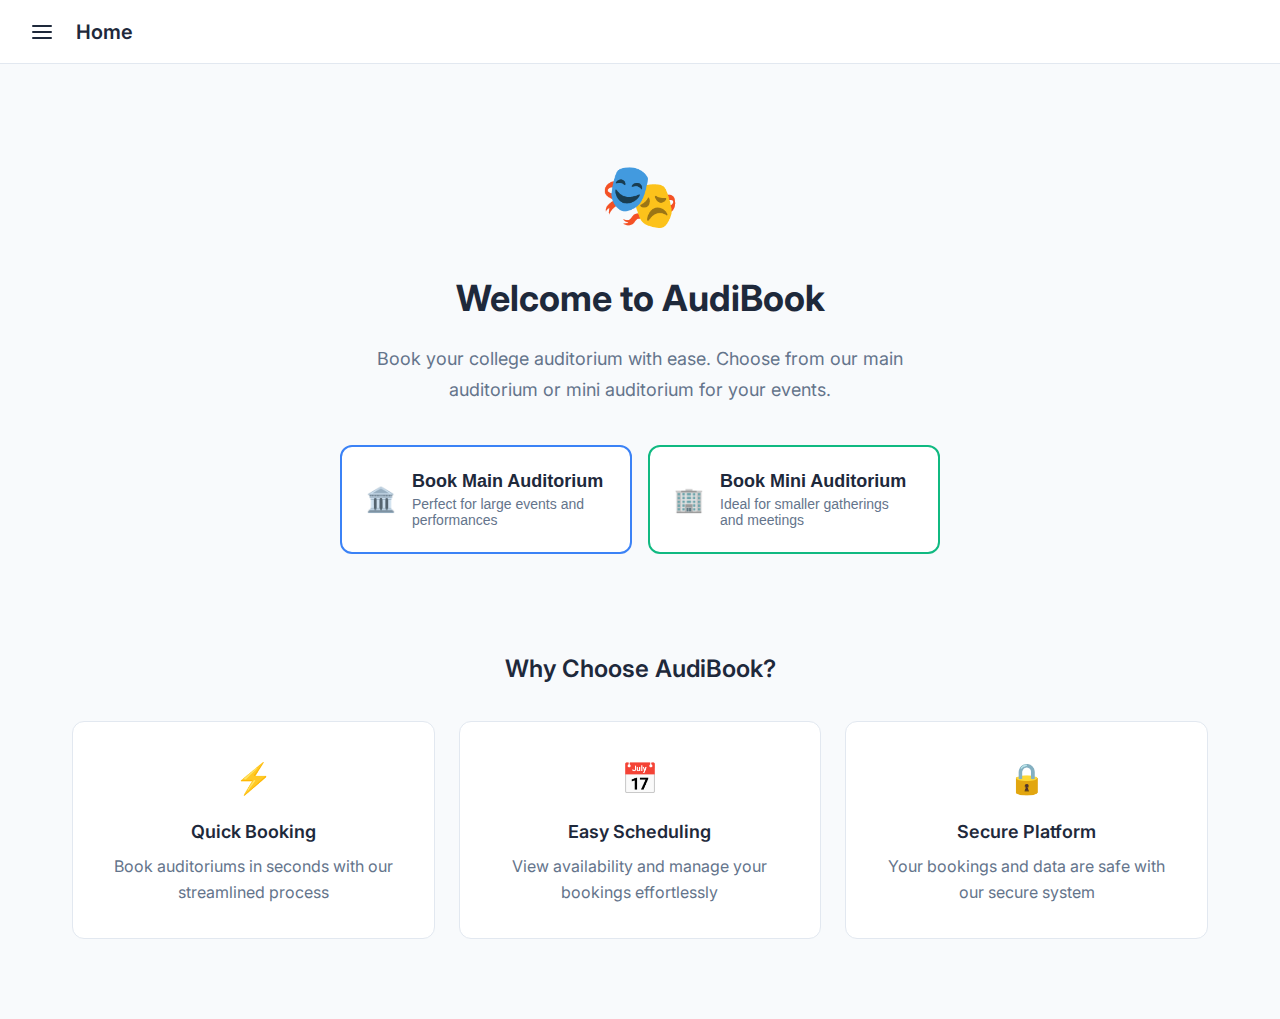
<file: frontend/index.html>
<!DOCTYPE html>
<html lang="en">
<head>
    <meta charset="UTF-8">
    <meta name="viewport" content="width=device-width, initial-scale=1.0">
    <title>AudiBook - Home</title>
    <link rel="stylesheet" href="style.css">
    <link rel="preconnect" href="https://fonts.googleapis.com">
    <link rel="preconnect" href="https://fonts.gstatic.com" crossorigin>
    <link href="https://fonts.googleapis.com/css2?family=Inter:wght@300;400;500;600;700&display=swap" rel="stylesheet">
</head>
<body data-theme="light">
    <!-- Sidebar Overlay -->
    <div class="sidebar-overlay" id="sidebarOverlay"></div>
    
    <!-- Sidebar Navigation -->
    <nav class="sidebar" id="sidebar">
        <div class="sidebar-header">
            <div class="logo">
                <span class="logo-icon">🎭</span>
                <span class="logo-text">AudiBook</span>
            </div>
            <button class="close-btn" id="closeSidebar" aria-label="Close menu">
                <svg width="24" height="24" viewBox="0 0 24 24" fill="none" xmlns="http://www.w3.org/2000/svg">
                    <path d="M18 6L6 18" stroke="currentColor" stroke-width="2" stroke-linecap="round" stroke-linejoin="round"/>
                    <path d="M6 6L18 18" stroke="currentColor" stroke-width="2" stroke-linecap="round" stroke-linejoin="round"/>
                </svg>
            </button>
        </div>
        
        <div class="sidebar-menu">
            <a href="index.html" class="menu-item active">
                <svg class="menu-icon" width="20" height="20" viewBox="0 0 24 24" fill="none" xmlns="http://www.w3.org/2000/svg">
                    <path d="M3 9L12 2L21 9V20C21 20.5304 20.7893 21.0391 20.4142 21.4142C20.0391 21.7893 19.5304 22 19 22H5C4.46957 22 3.96086 21.7893 3.58579 21.4142C3.21071 21.0391 3 20.5304 3 20V9Z" stroke="currentColor" stroke-width="2" stroke-linecap="round" stroke-linejoin="round"/>
                    <path d="M9 22V12H15V22" stroke="currentColor" stroke-width="2" stroke-linecap="round" stroke-linejoin="round"/>
                </svg>
                <span>Home</span>
            </a>
            
            <a href="dashboard.html" class="menu-item">
                <svg class="menu-icon" width="20" height="20" viewBox="0 0 24 24" fill="none" xmlns="http://www.w3.org/2000/svg">
                    <rect x="3" y="3" width="18" height="18" rx="2" ry="2" stroke="currentColor" stroke-width="2" fill="none"/>
                    <line x1="9" y1="9" x2="15" y2="9" stroke="currentColor" stroke-width="2"/>
                    <line x1="9" y1="15" x2="15" y2="15" stroke="currentColor" stroke-width="2"/>
                </svg>
                <span>Dashboard</span>
            </a>
            
            <a href="settings.html" class="menu-item">
                <svg class="menu-icon" width="20" height="20" viewBox="0 0 24 24" fill="none" xmlns="http://www.w3.org/2000/svg">
                    <circle cx="12" cy="12" r="3" stroke="currentColor" stroke-width="2" fill="none"/>
                    <path d="M19.4 15C19.2669 15.3016 19.2272 15.6362 19.286 15.9606C19.3448 16.285 19.4995 16.5843 19.73 16.82L19.79 16.88C19.976 17.0657 20.1235 17.2863 20.2241 17.5291C20.3248 17.7719 20.3766 18.0322 20.3766 18.295C20.3766 18.5578 20.3248 18.8181 20.2241 19.0609C20.1235 19.3037 19.976 19.5243 19.79 19.71C19.6043 19.896 19.3837 20.0435 19.1409 20.1441C18.8981 20.2448 18.6378 20.2966 18.375 20.2966C18.1122 20.2966 17.8519 20.2448 17.6091 20.1441C17.3663 20.0435 17.1457 19.896 16.96 19.71L16.9 19.65C16.6643 19.4195 16.365 19.2648 16.0406 19.206C15.7162 19.1472 15.3816 19.1869 15.08 19.32C14.7842 19.4468 14.532 19.6572 14.3543 19.9255C14.1766 20.1938 14.0813 20.5082 14.08 20.83V21C14.08 21.5304 13.8693 22.0391 13.4942 22.4142C13.1191 22.7893 12.6104 23 12.08 23C11.5496 23 11.0409 22.7893 10.6658 22.4142C10.2907 22.0391 10.08 21.5304 10.08 21V20.91C10.0723 20.579 9.96512 20.258 9.77251 19.9887C9.5799 19.7194 9.31074 19.5143 9 19.4C8.69838 19.2669 8.36381 19.2272 8.03941 19.286C7.71502 19.3448 7.41568 19.4995 7.18 19.73L7.12 19.79C6.93425 19.976 6.71368 20.1235 6.47088 20.2241C6.22808 20.3248 5.96783 20.3766 5.705 20.3766C5.44217 20.3766 5.18192 20.3248 4.93912 20.2241C4.69632 20.1235 4.47575 19.976 4.29 19.79C4.10405 19.6043 3.95653 19.3837 3.85588 19.1409C3.75523 18.8981 3.70343 18.6378 3.70343 18.375C3.70343 18.1122 3.75523 17.8519 3.85588 17.6091C3.95653 17.3663 4.10405 17.1457 4.29 16.96L4.35 16.9C4.58054 16.6643 4.73519 16.365 4.794 16.0406C4.85282 15.7162 4.81312 15.3816 4.68 15.08C4.55324 14.7842 4.34276 14.532 4.07447 14.3543C3.80618 14.1766 3.49179 14.0813 3.17 14.08H3C2.46957 14.08 1.96086 13.8693 1.58579 13.4942C1.21071 13.1191 1 12.6104 1 12.08C1 11.5496 1.21071 11.0409 1.58579 10.6658C1.96086 10.2907 2.46957 10.08 3 10.08H3.09C3.42099 10.0723 3.742 9.96512 4.0113 9.77251C4.28059 9.5799 4.48572 9.31074 4.6 9C4.73312 8.69838 4.77282 8.36381 4.714 8.03941C4.65519 7.71502 4.50054 7.41568 4.27 7.18L4.21 7.12C4.02405 6.93425 3.87653 6.71368 3.77588 6.47088C3.67523 6.22808 3.62343 5.96783 3.62343 5.705C3.62343 5.44217 3.67523 5.18192 3.77588 4.93912C3.87653 4.69632 4.02405 4.47575 4.21 4.29C4.39575 4.10405 4.61632 3.95653 4.85912 3.85588C5.10192 3.75523 5.36217 3.70343 5.625 3.70343C5.88783 3.70343 6.14808 3.75523 6.39088 3.85588C6.63368 3.95653 6.85425 4.10405 7.04 4.29L7.1 4.35C7.33568 4.58054 7.63502 4.73519 7.95941 4.794C8.28381 4.85282 8.61838 4.81312 8.92 4.68H9C9.29577 4.55324 9.54802 4.34276 9.72569 4.07447C9.90337 3.80618 9.99872 3.49179 10 3.17V3C10 2.46957 10.2107 1.96086 10.5858 1.58579C10.9609 1.21071 11.4696 1 12 1C12.5304 1 13.0391 1.21071 13.4142 1.58579C13.7893 1.96086 14 2.46957 14 3V3.09C14.0013 3.41179 14.0966 3.72618 14.2743 3.99447C14.452 4.26276 14.7042 4.47324 15 4.6C15.3016 4.73312 15.6362 4.77282 15.9606 4.714C16.285 4.65519 16.5843 4.50054 16.82 4.27L16.88 4.21C17.0657 4.02405 17.2863 3.87653 17.5291 3.77588C17.7719 3.67523 18.0322 3.62343 18.295 3.62343C18.5578 3.62343 18.8181 3.67523 19.0609 3.77588C19.3037 3.87653 19.5243 4.02405 19.71 4.21C19.896 4.39575 20.0435 4.61632 20.1441 4.85912C20.2448 5.10192 20.2966 5.36217 20.2966 5.625C20.2966 5.88783 20.2448 6.14808 20.1441 6.39088C20.0435 6.63368 19.896 6.85425 19.71 7.04L19.65 7.1C19.4195 7.33568 19.2648 7.63502 19.206 7.95941C19.1472 8.28381 19.1869 8.61838 19.32 8.92V9C19.4468 9.29577 19.6572 9.54802 19.9255 9.72569C20.1938 9.90337 20.5082 9.99872 20.83 10H21C21.5304 10 22.0391 10.2107 22.4142 10.5858C22.7893 10.9609 23 11.4696 23 12C23 12.5304 22.7893 13.0391 22.4142 13.4142C22.0391 13.7893 21.5304 14 21 14H20.91C20.5882 14.0013 20.2738 14.0966 20.0055 14.2743C19.7372 14.452 19.5268 14.7042 19.4 15Z" stroke="currentColor" stroke-width="2" stroke-linecap="round" stroke-linejoin="round"/>
                </svg>
                <span>Settings</span>
            </a>
        </div>
    </nav>

    <!-- Main Content -->
    <main class="main-content">
        <!-- Top Bar -->
        <header class="topbar">
            <button class="hamburger-btn" id="hamburgerBtn" aria-label="Open menu">
                <span></span>
                <span></span>
                <span></span>
            </button>
            <h1 class="page-title">Home</h1>
        </header>

        <!-- Home Content -->
        <div class="content">
            <div class="hero-section">
                <div class="hero-content">
                    <div class="hero-icon">🎭</div>
                    <h1 class="hero-title">Welcome to AudiBook</h1>
                    <p class="hero-description">Book your college auditorium with ease. Choose from our main auditorium or mini auditorium for your events.</p>
                    
                    <div class="quick-actions">
                        <button class="action-btn primary" onclick="bookAuditorium('main')">
                            <div class="btn-icon">🏛️</div>
                            <div class="btn-content">
                                <h3>Book Main Auditorium</h3>
                                <p>Perfect for large events and performances</p>
                            </div>
                        </button>
                        
                        <button class="action-btn secondary" onclick="bookAuditorium('mini')">
                            <div class="btn-icon">🏢</div>
                            <div class="btn-content">
                                <h3>Book Mini Auditorium</h3>
                                <p>Ideal for smaller gatherings and meetings</p>
                            </div>
                        </button>
                    </div>
                </div>
            </div>

            <!-- Features Section -->
            <div class="features-section">
                <h2 class="section-title">Why Choose AudiBook?</h2>
                <div class="features-grid">
                    <div class="feature-card">
                        <div class="feature-icon">⚡</div>
                        <h3>Quick Booking</h3>
                        <p>Book auditoriums in seconds with our streamlined process</p>
                    </div>
                    <div class="feature-card">
                        <div class="feature-icon">📅</div>
                        <h3>Easy Scheduling</h3>
                        <p>View availability and manage your bookings effortlessly</p>
                    </div>
                    <div class="feature-card">
                        <div class="feature-icon">🔒</div>
                        <h3>Secure Platform</h3>
                        <p>Your bookings and data are safe with our secure system</p>
                    </div>
                </div>
            </div>
        </div>
    </main>

    <script src="script.js"></script>
</body>
</html>
</file>
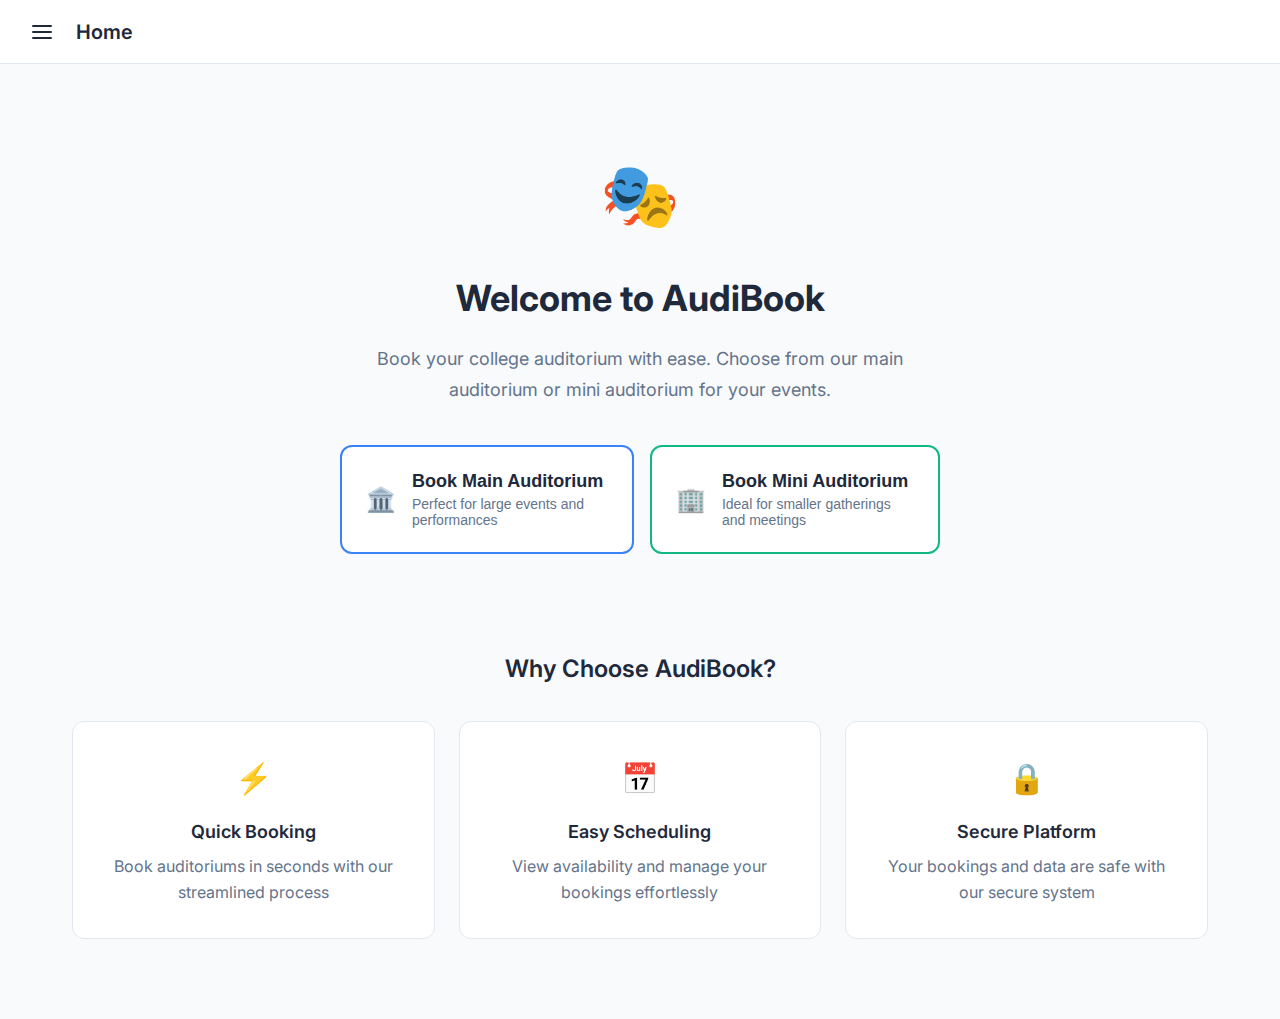
<file: shakib-full-st/st-frontend/index.html>
<!DOCTYPE html>
<html lang="en">
<head>
    <meta charset="UTF-8">
    <meta name="viewport" content="width=device-width, initial-scale=1.0">
    <title>AudiBook - Home</title>
    <link rel="stylesheet" href="style.css">
    <link rel="preconnect" href="https://fonts.googleapis.com">
    <link rel="preconnect" href="https://fonts.gstatic.com" crossorigin>
    <link href="https://fonts.googleapis.com/css2?family=Inter:wght@300;400;500;600;700&display=swap" rel="stylesheet">
</head>
<body data-theme="light">
    <!-- Sidebar Overlay -->
    <div class="sidebar-overlay" id="sidebarOverlay"></div>
    
    <!-- Sidebar Navigation -->
    <nav class="sidebar" id="sidebar">
        <div class="sidebar-header">
            <div class="logo">
                <span class="logo-icon">🎭</span>
                <span class="logo-text">AudiBook</span>
            </div>
            <button class="close-btn" id="closeSidebar" aria-label="Close menu">
                <svg width="24" height="24" viewBox="0 0 24 24" fill="none" xmlns="http://www.w3.org/2000/svg">
                    <path d="M18 6L6 18" stroke="currentColor" stroke-width="2" stroke-linecap="round" stroke-linejoin="round"/>
                    <path d="M6 6L18 18" stroke="currentColor" stroke-width="2" stroke-linecap="round" stroke-linejoin="round"/>
                </svg>
            </button>
        </div>
        
        <div class="sidebar-menu">
            <a href="index.html" class="menu-item active">
                <svg class="menu-icon" width="20" height="20" viewBox="0 0 24 24" fill="none" xmlns="http://www.w3.org/2000/svg">
                    <path d="M3 9L12 2L21 9V20C21 20.5304 20.7893 21.0391 20.4142 21.4142C20.0391 21.7893 19.5304 22 19 22H5C4.46957 22 3.96086 21.7893 3.58579 21.4142C3.21071 21.0391 3 20.5304 3 20V9Z" stroke="currentColor" stroke-width="2" stroke-linecap="round" stroke-linejoin="round"/>
                    <path d="M9 22V12H15V22" stroke="currentColor" stroke-width="2" stroke-linecap="round" stroke-linejoin="round"/>
                </svg>
                <span>Home</span>
            </a>
            
            <a href="dashboard.html" class="menu-item">
                <svg class="menu-icon" width="20" height="20" viewBox="0 0 24 24" fill="none" xmlns="http://www.w3.org/2000/svg">
                    <rect x="3" y="3" width="18" height="18" rx="2" ry="2" stroke="currentColor" stroke-width="2" fill="none"/>
                    <line x1="9" y1="9" x2="15" y2="9" stroke="currentColor" stroke-width="2"/>
                    <line x1="9" y1="15" x2="15" y2="15" stroke="currentColor" stroke-width="2"/>
                </svg>
                <span>Dashboard</span>
            </a>
            
            <a href="settings.html" class="menu-item">
                <svg class="menu-icon" width="20" height="20" viewBox="0 0 24 24" fill="none" xmlns="http://www.w3.org/2000/svg">
                    <circle cx="12" cy="12" r="3" stroke="currentColor" stroke-width="2" fill="none"/>
                    <path d="M19.4 15C19.2669 15.3016 19.2272 15.6362 19.286 15.9606C19.3448 16.285 19.4995 16.5843 19.73 16.82L19.79 16.88C19.976 17.0657 20.1235 17.2863 20.2241 17.5291C20.3248 17.7719 20.3766 18.0322 20.3766 18.295C20.3766 18.5578 20.3248 18.8181 20.2241 19.0609C20.1235 19.3037 19.976 19.5243 19.79 19.71C19.6043 19.896 19.3837 20.0435 19.1409 20.1441C18.8981 20.2448 18.6378 20.2966 18.375 20.2966C18.1122 20.2966 17.8519 20.2448 17.6091 20.1441C17.3663 20.0435 17.1457 19.896 16.96 19.71L16.9 19.65C16.6643 19.4195 16.365 19.2648 16.0406 19.206C15.7162 19.1472 15.3816 19.1869 15.08 19.32C14.7842 19.4468 14.532 19.6572 14.3543 19.9255C14.1766 20.1938 14.0813 20.5082 14.08 20.83V21C14.08 21.5304 13.8693 22.0391 13.4942 22.4142C13.1191 22.7893 12.6104 23 12.08 23C11.5496 23 11.0409 22.7893 10.6658 22.4142C10.2907 22.0391 10.08 21.5304 10.08 21V20.91C10.0723 20.579 9.96512 20.258 9.77251 19.9887C9.5799 19.7194 9.31074 19.5143 9 19.4C8.69838 19.2669 8.36381 19.2272 8.03941 19.286C7.71502 19.3448 7.41568 19.4995 7.18 19.73L7.12 19.79C6.93425 19.976 6.71368 20.1235 6.47088 20.2241C6.22808 20.3248 5.96783 20.3766 5.705 20.3766C5.44217 20.3766 5.18192 20.3248 4.93912 20.2241C4.69632 20.1235 4.47575 19.976 4.29 19.79C4.10405 19.6043 3.95653 19.3837 3.85588 19.1409C3.75523 18.8981 3.70343 18.6378 3.70343 18.375C3.70343 18.1122 3.75523 17.8519 3.85588 17.6091C3.95653 17.3663 4.10405 17.1457 4.29 16.96L4.35 16.9C4.58054 16.6643 4.73519 16.365 4.794 16.0406C4.85282 15.7162 4.81312 15.3816 4.68 15.08C4.55324 14.7842 4.34276 14.532 4.07447 14.3543C3.80618 14.1766 3.49179 14.0813 3.17 14.08H3C2.46957 14.08 1.96086 13.8693 1.58579 13.4942C1.21071 13.1191 1 12.6104 1 12.08C1 11.5496 1.21071 11.0409 1.58579 10.6658C1.96086 10.2907 2.46957 10.08 3 10.08H3.09C3.42099 10.0723 3.742 9.96512 4.0113 9.77251C4.28059 9.5799 4.48572 9.31074 4.6 9C4.73312 8.69838 4.77282 8.36381 4.714 8.03941C4.65519 7.71502 4.50054 7.41568 4.27 7.18L4.21 7.12C4.02405 6.93425 3.87653 6.71368 3.77588 6.47088C3.67523 6.22808 3.62343 5.96783 3.62343 5.705C3.62343 5.44217 3.67523 5.18192 3.77588 4.93912C3.87653 4.69632 4.02405 4.47575 4.21 4.29C4.39575 4.10405 4.61632 3.95653 4.85912 3.85588C5.10192 3.75523 5.36217 3.70343 5.625 3.70343C5.88783 3.70343 6.14808 3.75523 6.39088 3.85588C6.63368 3.95653 6.85425 4.10405 7.04 4.29L7.1 4.35C7.33568 4.58054 7.63502 4.73519 7.95941 4.794C8.28381 4.85282 8.61838 4.81312 8.92 4.68H9C9.29577 4.55324 9.54802 4.34276 9.72569 4.07447C9.90337 3.80618 9.99872 3.49179 10 3.17V3C10 2.46957 10.2107 1.96086 10.5858 1.58579C10.9609 1.21071 11.4696 1 12 1C12.5304 1 13.0391 1.21071 13.4142 1.58579C13.7893 1.96086 14 2.46957 14 3V3.09C14.0013 3.41179 14.0966 3.72618 14.2743 3.99447C14.452 4.26276 14.7042 4.47324 15 4.6C15.3016 4.73312 15.6362 4.77282 15.9606 4.714C16.285 4.65519 16.5843 4.50054 16.82 4.27L16.88 4.21C17.0657 4.02405 17.2863 3.87653 17.5291 3.77588C17.7719 3.67523 18.0322 3.62343 18.295 3.62343C18.5578 3.62343 18.8181 3.67523 19.0609 3.77588C19.3037 3.87653 19.5243 4.02405 19.71 4.21C19.896 4.39575 20.0435 4.61632 20.1441 4.85912C20.2448 5.10192 20.2966 5.36217 20.2966 5.625C20.2966 5.88783 20.2448 6.14808 20.1441 6.39088C20.0435 6.63368 19.896 6.85425 19.71 7.04L19.65 7.1C19.4195 7.33568 19.2648 7.63502 19.206 7.95941C19.1472 8.28381 19.1869 8.61838 19.32 8.92V9C19.4468 9.29577 19.6572 9.54802 19.9255 9.72569C20.1938 9.90337 20.5082 9.99872 20.83 10H21C21.5304 10 22.0391 10.2107 22.4142 10.5858C22.7893 10.9609 23 11.4696 23 12C23 12.5304 22.7893 13.0391 22.4142 13.4142C22.0391 13.7893 21.5304 14 21 14H20.91C20.5882 14.0013 20.2738 14.0966 20.0055 14.2743C19.7372 14.452 19.5268 14.7042 19.4 15Z" stroke="currentColor" stroke-width="2" stroke-linecap="round" stroke-linejoin="round"/>
                </svg>
                <span>Settings</span>
            </a>
        </div>
        <a href="landing/login.html" class="menu-item login-btn">
    <svg class="menu-icon" width="20" height="20" viewBox="0 0 24 24" fill="none" xmlns="http://www.w3.org/2000/svg">
        <path d="M15 3H7C5.89543 3 5 3.89543 5 5V19C5 20.1046 5.89543 21 7 21H15M19 12L12 18M19 12L12 6M19 12H12" stroke="currentColor" stroke-width="2" stroke-linecap="round" stroke-linejoin="round"/>
    </svg>
    <span>Login</span>
</a>
    </nav>

    <!-- Main Content -->
    <main class="main-content">
        <!-- Top Bar -->
        <header class="topbar">
            <button class="hamburger-btn" id="hamburgerBtn" aria-label="Open menu">
                <span></span>
                <span></span>
                <span></span>
            </button>
            <h1 class="page-title">Home</h1>
        </header>

        <!-- Home Content -->
        <div class="content">
            <div class="hero-section">
                <div class="hero-content">
                    <div class="hero-icon">🎭</div>
                    <h1 class="hero-title">Welcome to AudiBook</h1>
                    <p class="hero-description">Book your college auditorium with ease. Choose from our main auditorium or mini auditorium for your events.</p>
                    
                    <div class="quick-actions">
                        <a href="main.html" style="text-decoration: none;"><button class="action-btn primary" onclick=" ">
                            <div class="btn-icon">🏛️</div>
                            <div class="btn-content">
                                <h3>Book Main Auditorium</h3>
                                <p>Perfect for large events and performances</p>
                            </div>
                        </button></a>
                        
                        <a href="mini.html" style="text-decoration: none;"><button class="action-btn secondary" onclick=" ">
                            <div class="btn-icon">🏢</div>
                            <div class="btn-content">
                                <h3>Book Mini Auditorium</h3>
                                <p>Ideal for smaller gatherings and meetings</p>
                            </div>
                        </button></a>
                    </div>
                </div>
            </div>

            <!-- Features Section -->
            <div class="features-section">
                <h2 class="section-title">Why Choose AudiBook?</h2>
                <div class="features-grid">
                    <div class="feature-card">
                        <div class="feature-icon">⚡</div>
                        <h3>Quick Booking</h3>
                        <p>Book auditoriums in seconds with our streamlined process</p>
                    </div>
                    <div class="feature-card">
                        <div class="feature-icon">📅</div>
                        <h3>Easy Scheduling</h3>
                        <p>View availability and manage your bookings effortlessly</p>
                    </div>
                    <div class="feature-card">
                        <div class="feature-icon">🔒</div>
                        <h3>Secure Platform</h3>
                        <p>Your bookings and data are safe with our secure system</p>
                    </div>
                </div>
            </div>
        </div>
    </main>

    <script src="script.js"></script>
</body>
</html>
</file>
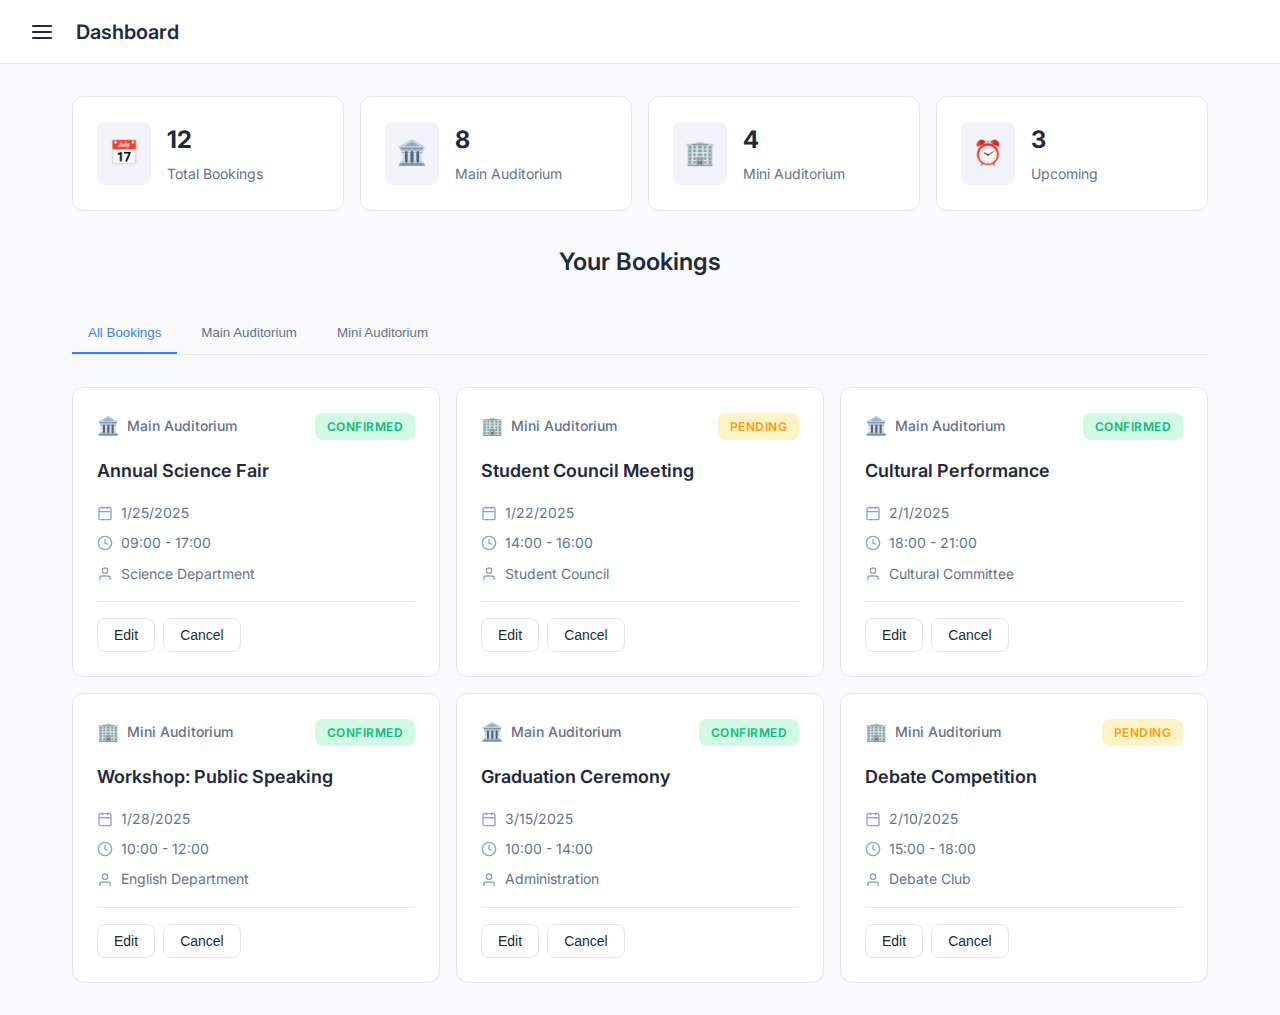
<file: frontend/dashboard.html>
<!DOCTYPE html>
<html lang="en">
<head>
    <meta charset="UTF-8">
    <meta name="viewport" content="width=device-width, initial-scale=1.0">
    <title>AudiBook - Dashboard</title>
    <link rel="stylesheet" href="style.css">
    <link rel="preconnect" href="https://fonts.googleapis.com">
    <link rel="preconnect" href="https://fonts.gstatic.com" crossorigin>
    <link href="https://fonts.googleapis.com/css2?family=Inter:wght@300;400;500;600;700&display=swap" rel="stylesheet">
</head>
<body data-theme="light">
    <!-- Sidebar Overlay -->
    <div class="sidebar-overlay" id="sidebarOverlay"></div>
    
    <!-- Sidebar Navigation -->
    <nav class="sidebar" id="sidebar">
        <div class="sidebar-header">
            <div class="logo">
                <span class="logo-icon">🎭</span>
                <span class="logo-text">AudiBook</span>
            </div>
            <button class="close-btn" id="closeSidebar" aria-label="Close menu">
                <svg width="24" height="24" viewBox="0 0 24 24" fill="none" xmlns="http://www.w3.org/2000/svg">
                    <path d="M18 6L6 18" stroke="currentColor" stroke-width="2" stroke-linecap="round" stroke-linejoin="round"/>
                    <path d="M6 6L18 18" stroke="currentColor" stroke-width="2" stroke-linecap="round" stroke-linejoin="round"/>
                </svg>
            </button>
        </div>
        
        <div class="sidebar-menu">
            <a href="index.html" class="menu-item">
                <svg class="menu-icon" width="20" height="20" viewBox="0 0 24 24" fill="none" xmlns="http://www.w3.org/2000/svg">
                    <path d="M3 9L12 2L21 9V20C21 20.5304 20.7893 21.0391 20.4142 21.4142C20.0391 21.7893 19.5304 22 19 22H5C4.46957 22 3.96086 21.7893 3.58579 21.4142C3.21071 21.0391 3 20.5304 3 20V9Z" stroke="currentColor" stroke-width="2" stroke-linecap="round" stroke-linejoin="round"/>
                    <path d="M9 22V12H15V22" stroke="currentColor" stroke-width="2" stroke-linecap="round" stroke-linejoin="round"/>
                </svg>
                <span>Home</span>
            </a>
            
            <a href="dashboard.html" class="menu-item active">
                <svg class="menu-icon" width="20" height="20" viewBox="0 0 24 24" fill="none" xmlns="http://www.w3.org/2000/svg">
                    <rect x="3" y="3" width="18" height="18" rx="2" ry="2" stroke="currentColor" stroke-width="2" fill="none"/>
                    <line x1="9" y1="9" x2="15" y2="9" stroke="currentColor" stroke-width="2"/>
                    <line x1="9" y1="15" x2="15" y2="15" stroke="currentColor" stroke-width="2"/>
                </svg>
                <span>Dashboard</span>
            </a>
            
            <a href="settings.html" class="menu-item">
                <svg class="menu-icon" width="20" height="20" viewBox="0 0 24 24" fill="none" xmlns="http://www.w3.org/2000/svg">
                    <circle cx="12" cy="12" r="3" stroke="currentColor" stroke-width="2" fill="none"/>
                    <path d="M19.4 15C19.2669 15.3016 19.2272 15.6362 19.286 15.9606C19.3448 16.285 19.4995 16.5843 19.73 16.82L19.79 16.88C19.976 17.0657 20.1235 17.2863 20.2241 17.5291C20.3248 17.7719 20.3766 18.0322 20.3766 18.295C20.3766 18.5578 20.3248 18.8181 20.2241 19.0609C20.1235 19.3037 19.976 19.5243 19.79 19.71C19.6043 19.896 19.3837 20.0435 19.1409 20.1441C18.8981 20.2448 18.6378 20.2966 18.375 20.2966C18.1122 20.2966 17.8519 20.2448 17.6091 20.1441C17.3663 20.0435 17.1457 19.896 16.96 19.71L16.9 19.65C16.6643 19.4195 16.365 19.2648 16.0406 19.206C15.7162 19.1472 15.3816 19.1869 15.08 19.32C14.7842 19.4468 14.532 19.6572 14.3543 19.9255C14.1766 20.1938 14.0813 20.5082 14.08 20.83V21C14.08 21.5304 13.8693 22.0391 13.4942 22.4142C13.1191 22.7893 12.6104 23 12.08 23C11.5496 23 11.0409 22.7893 10.6658 22.4142C10.2907 22.0391 10.08 21.5304 10.08 21V20.91C10.0723 20.579 9.96512 20.258 9.77251 19.9887C9.5799 19.7194 9.31074 19.5143 9 19.4C8.69838 19.2669 8.36381 19.2272 8.03941 19.286C7.71502 19.3448 7.41568 19.4995 7.18 19.73L7.12 19.79C6.93425 19.976 6.71368 20.1235 6.47088 20.2241C6.22808 20.3248 5.96783 20.3766 5.705 20.3766C5.44217 20.3766 5.18192 20.3248 4.93912 20.2241C4.69632 20.1235 4.47575 19.976 4.29 19.79C4.10405 19.6043 3.95653 19.3837 3.85588 19.1409C3.75523 18.8981 3.70343 18.6378 3.70343 18.375C3.70343 18.1122 3.75523 17.8519 3.85588 17.6091C3.95653 17.3663 4.10405 17.1457 4.29 16.96L4.35 16.9C4.58054 16.6643 4.73519 16.365 4.794 16.0406C4.85282 15.7162 4.81312 15.3816 4.68 15.08C4.55324 14.7842 4.34276 14.532 4.07447 14.3543C3.80618 14.1766 3.49179 14.0813 3.17 14.08H3C2.46957 14.08 1.96086 13.8693 1.58579 13.4942C1.21071 13.1191 1 12.6104 1 12.08C1 11.5496 1.21071 11.0409 1.58579 10.6658C1.96086 10.2907 2.46957 10.08 3 10.08H3.09C3.42099 10.0723 3.742 9.96512 4.0113 9.77251C4.28059 9.5799 4.48572 9.31074 4.6 9C4.73312 8.69838 4.77282 8.36381 4.714 8.03941C4.65519 7.71502 4.50054 7.41568 4.27 7.18L4.21 7.12C4.02405 6.93425 3.87653 6.71368 3.77588 6.47088C3.67523 6.22808 3.62343 5.96783 3.62343 5.705C3.62343 5.44217 3.67523 5.18192 3.77588 4.93912C3.87653 4.69632 4.02405 4.47575 4.21 4.29C4.39575 4.10405 4.61632 3.95653 4.85912 3.85588C5.10192 3.75523 5.36217 3.70343 5.625 3.70343C5.88783 3.70343 6.14808 3.75523 6.39088 3.85588C6.63368 3.95653 6.85425 4.10405 7.04 4.29L7.1 4.35C7.33568 4.58054 7.63502 4.73519 7.95941 4.794C8.28381 4.85282 8.61838 4.81312 8.92 4.68H9C9.29577 4.55324 9.54802 4.34276 9.72569 4.07447C9.90337 3.80618 9.99872 3.49179 10 3.17V3C10 2.46957 10.2107 1.96086 10.5858 1.58579C10.9609 1.21071 11.4696 1 12 1C12.5304 1 13.0391 1.21071 13.4142 1.58579C13.7893 1.96086 14 2.46957 14 3V3.09C14.0013 3.41179 14.0966 3.72618 14.2743 3.99447C14.452 4.26276 14.7042 4.47324 15 4.6C15.3016 4.73312 15.6362 4.77282 15.9606 4.714C16.285 4.65519 16.5843 4.50054 16.82 4.27L16.88 4.21C17.0657 4.02405 17.2863 3.87653 17.5291 3.77588C17.7719 3.67523 18.0322 3.62343 18.295 3.62343C18.5578 3.62343 18.8181 3.67523 19.0609 3.77588C19.3037 3.87653 19.5243 4.02405 19.71 4.21C19.896 4.39575 20.0435 4.61632 20.1441 4.85912C20.2448 5.10192 20.2966 5.36217 20.2966 5.625C20.2966 5.88783 20.2448 6.14808 20.1441 6.39088C20.0435 6.63368 19.896 6.85425 19.71 7.04L19.65 7.1C19.4195 7.33568 19.2648 7.63502 19.206 7.95941C19.1472 8.28381 19.1869 8.61838 19.32 8.92V9C19.4468 9.29577 19.6572 9.54802 19.9255 9.72569C20.1938 9.90337 20.5082 9.99872 20.83 10H21C21.5304 10 22.0391 10.2107 22.4142 10.5858C22.7893 10.9609 23 11.4696 23 12C23 12.5304 22.7893 13.0391 22.4142 13.4142C22.0391 13.7893 21.5304 14 21 14H20.91C20.5882 14.0013 20.2738 14.0966 20.0055 14.2743C19.7372 14.452 19.5268 14.7042 19.4 15Z" stroke="currentColor" stroke-width="2" stroke-linecap="round" stroke-linejoin="round"/>
                </svg>
                <span>Settings</span>
            </a>
        </div>
    </nav>

    <!-- Main Content -->
    <main class="main-content">
        <!-- Top Bar -->
        <header class="topbar">
            <button class="hamburger-btn" id="hamburgerBtn" aria-label="Open menu">
                <span></span>
                <span></span>
                <span></span>
            </button>
            <h1 class="page-title">Dashboard</h1>
        </header>

        <!-- Dashboard Content -->
        <div class="content">
            <!-- Stats Cards -->
            <div class="stats-grid">
                <div class="stat-card">
                    <div class="stat-icon">📅</div>
                    <div class="stat-info">
                        <h3>12</h3>
                        <p>Total Bookings</p>
                    </div>
                </div>
                <div class="stat-card">
                    <div class="stat-icon">🏛️</div>
                    <div class="stat-info">
                        <h3>8</h3>
                        <p>Main Auditorium</p>
                    </div>
                </div>
                <div class="stat-card">
                    <div class="stat-icon">🏢</div>
                    <div class="stat-info">
                        <h3>4</h3>
                        <p>Mini Auditorium</p>
                    </div>
                </div>
                <div class="stat-card">
                    <div class="stat-icon">⏰</div>
                    <div class="stat-info">
                        <h3>3</h3>
                        <p>Upcoming</p>
                    </div>
                </div>
            </div>

            <!-- Filters -->
            <div class="filters-section">
                <h2 class="section-title">Your Bookings</h2>
                <div class="filter-tabs">
                    <button class="filter-tab active" data-filter="all">All Bookings</button>
                    <button class="filter-tab" data-filter="main">Main Auditorium</button>
                    <button class="filter-tab" data-filter="mini">Mini Auditorium</button>
                </div>
            </div>

            <!-- Bookings List -->
            <div class="bookings-section">
                <div class="bookings-grid" id="bookingsGrid">
                    <!-- Booking cards will be dynamically inserted here -->
                </div>
            </div>
        </div>
    </main>

    <script src="script.js"></script>
    <script>
        // Sample booking data
        const bookings = [
            {
                id: 1,
                title: "Annual Science Fair",
                type: "main",
                date: "2025-01-25",
                time: "09:00 - 17:00",
                status: "confirmed",
                organizer: "Science Department"
            },
            {
                id: 2,
                title: "Student Council Meeting",
                type: "mini",
                date: "2025-01-22",
                time: "14:00 - 16:00",
                status: "pending",
                organizer: "Student Council"
            },
            {
                id: 3,
                title: "Cultural Performance",
                type: "main",
                date: "2025-02-01",
                time: "18:00 - 21:00",
                status: "confirmed",
                organizer: "Cultural Committee"
            },
            {
                id: 4,
                title: "Workshop: Public Speaking",
                type: "mini",
                date: "2025-01-28",
                time: "10:00 - 12:00",
                status: "confirmed",
                organizer: "English Department"
            },
            {
                id: 5,
                title: "Graduation Ceremony",
                type: "main",
                date: "2025-03-15",
                time: "10:00 - 14:00",
                status: "confirmed",
                organizer: "Administration"
            },
            {
                id: 6,
                title: "Debate Competition",
                type: "mini",
                date: "2025-02-10",
                time: "15:00 - 18:00",
                status: "pending",
                organizer: "Debate Club"
            }
        ];

        // Function to render bookings
        function renderBookings(filteredBookings) {
            const bookingsGrid = document.getElementById('bookingsGrid');
            
            if (filteredBookings.length === 0) {
                bookingsGrid.innerHTML = '<p class="no-bookings">No bookings found.</p>';
                return;
            }
            
            bookingsGrid.innerHTML = filteredBookings.map(booking => `
                <div class="booking-card" data-type="${booking.type}">
                    <div class="booking-header">
                        <div class="booking-type">
                            <span class="type-icon">${booking.type === 'main' ? '🏛️' : '🏢'}</span>
                            <span class="type-text">${booking.type === 'main' ? 'Main' : 'Mini'} Auditorium</span>
                        </div>
                        <span class="booking-status ${booking.status}">${booking.status}</span>
                    </div>
                    <div class="booking-content">
                        <h3 class="booking-title">${booking.title}</h3>
                        <div class="booking-details">
                            <div class="booking-detail">
                                <svg class="detail-icon" width="16" height="16" viewBox="0 0 24 24" fill="none">
                                    <rect x="3" y="4" width="18" height="18" rx="2" ry="2" stroke="currentColor" stroke-width="2"/>
                                    <line x1="16" y1="2" x2="16" y2="6" stroke="currentColor" stroke-width="2"/>
                                    <line x1="8" y1="2" x2="8" y2="6" stroke="currentColor" stroke-width="2"/>
                                    <line x1="3" y1="10" x2="21" y2="10" stroke="currentColor" stroke-width="2"/>
                                </svg>
                                <span>${new Date(booking.date).toLocaleDateString()}</span>
                            </div>
                            <div class="booking-detail">
                                <svg class="detail-icon" width="16" height="16" viewBox="0 0 24 24" fill="none">
                                    <circle cx="12" cy="12" r="10" stroke="currentColor" stroke-width="2"/>
                                    <polyline points="12,6 12,12 16,14" stroke="currentColor" stroke-width="2"/>
                                </svg>
                                <span>${booking.time}</span>
                            </div>
                            <div class="booking-detail">
                                <svg class="detail-icon" width="16" height="16" viewBox="0 0 24 24" fill="none">
                                    <path d="M20 21v-2a4 4 0 0 0-4-4H8a4 4 0 0 0-4 4v2" stroke="currentColor" stroke-width="2"/>
                                    <circle cx="12" cy="7" r="4" stroke="currentColor" stroke-width="2"/>
                                </svg>
                                <span>${booking.organizer}</span>
                            </div>
                        </div>
                    </div>
                    <div class="booking-actions">
                        <button class="btn-action edit">Edit</button>
                        <button class="btn-action cancel">Cancel</button>
                    </div>
                </div>
            `).join('');
        }

        // Filter functionality
        function setupFilters() {
            const filterTabs = document.querySelectorAll('.filter-tab');
            
            filterTabs.forEach(tab => {
                tab.addEventListener('click', () => {
                    // Update active tab
                    filterTabs.forEach(t => t.classList.remove('active'));
                    tab.classList.add('active');
                    
                    // Filter bookings
                    const filter = tab.dataset.filter;
                    const filteredBookings = filter === 'all' 
                        ? bookings 
                        : bookings.filter(booking => booking.type === filter);
                    
                    renderBookings(filteredBookings);
                });
            });
        }

        // Initialize dashboard
        document.addEventListener('DOMContentLoaded', () => {
            renderBookings(bookings);
            setupFilters();
        });
    </script>
</body>
</html>
</file>
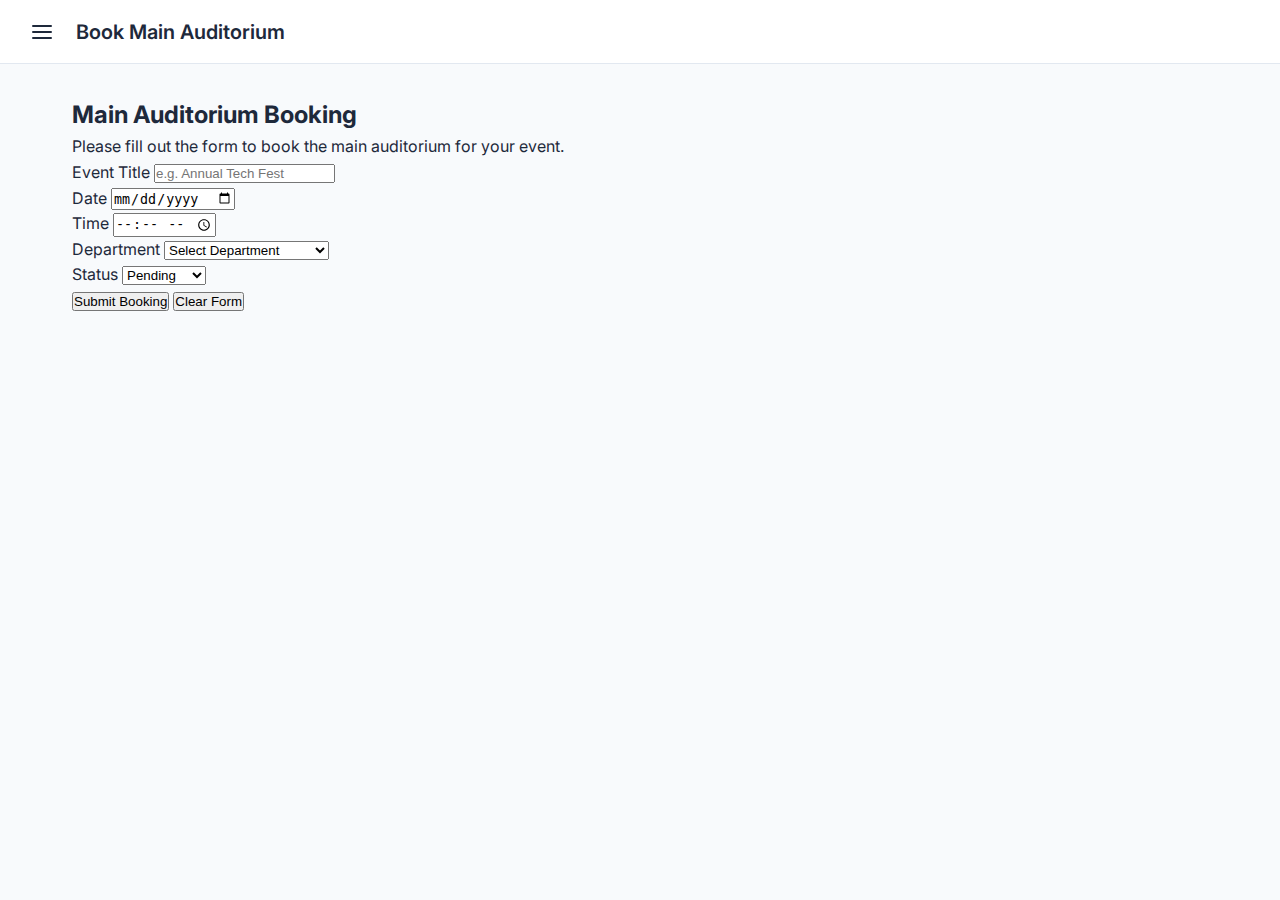
<file: frontend/main.html>
<!DOCTYPE html>
<html lang="en">
<head>
    <meta charset="UTF-8">
    <meta name="viewport" content="width=device-width, initial-scale=1.0">
    <title>AudiBook - Book Main Auditorium</title>
    <link rel="stylesheet" href="style.css">
    <link rel="preconnect" href="https://fonts.googleapis.com">
    <link rel="preconnect" href="https://fonts.gstatic.com" crossorigin>
    <link href="https://fonts.googleapis.com/css2?family=Inter:wght@300;400;500;600;700&display=swap" rel="stylesheet">
</head>
<body data-theme="light">
    <div class="sidebar-overlay" id="sidebarOverlay"></div>
    
    <nav class="sidebar" id="sidebar">
        <div class="sidebar-header">
            <div class="logo">
                <span class="logo-icon">🎭</span>
                <span class="logo-text">AudiBook</span>
            </div>
            <button class="close-btn" id="closeSidebar" aria-label="Close menu">
                <svg width="24" height="24" viewBox="0 0 24 24" fill="none" xmlns="http://www.w3.org/2000/svg">
                    <path d="M18 6L6 18" stroke="currentColor" stroke-width="2" stroke-linecap="round" stroke-linejoin="round"/>
                    <path d="M6 6L18 18" stroke="currentColor" stroke-width="2" stroke-linecap="round" stroke-linejoin="round"/>
                </svg>
            </button>
        </div>
        <div class="sidebar-menu">
            <a href="index.html" class="menu-item">
                <svg class="menu-icon" width="20" height="20" viewBox="0 0 24 24" fill="none" xmlns="http://www.w3.org/2000/svg">
                    <path d="M3 9L12 2L21 9V20C21 20.5304 20.7893 21.0391 20.4142 21.4142C20.0391 21.7893 19.5304 22 19 22H5C4.46957 22 3.96086 21.7893 3.58579 21.4142C3.21071 21.0391 3 20.5304 3 20V9Z" stroke="currentColor" stroke-width="2" stroke-linecap="round" stroke-linejoin="round"/>
                    <path d="M9 22V12H15V22" stroke="currentColor" stroke-width="2" stroke-linecap="round" stroke-linejoin="round"/>
                </svg>
                <span>Home</span>
            </a>
            
            <a href="dashboard.html" class="menu-item">
                <svg class="menu-icon" width="20" height="20" viewBox="0 0 24 24" fill="none" xmlns="http://www.w3.org/2000/svg">
                    <rect x="3" y="3" width="18" height="18" rx="2" ry="2" stroke="currentColor" stroke-width="2" fill="none"/>
                    <line x1="9" y1="9" x2="15" y2="9" stroke="currentColor" stroke-width="2"/>
                    <line x1="9" y1="15" x2="15" y2="15" stroke="currentColor" stroke-width="2"/>
                </svg>
                <span>Dashboard</span>
            </a>
            
            <a href="settings.html" class="menu-item">
                <svg class="menu-icon" width="20" height="20" viewBox="0 0 24 24" fill="none" xmlns="http://www.w3.org/2000/svg">
                    <circle cx="12" cy="12" r="3" stroke="currentColor" stroke-width="2" fill="none"/>
                    <path d="M19.4 15C19.2669 15.3016 19.2272 15.6362 19.286 15.9606C19.3448 16.285 19.4995 16.5843 19.73 16.82L19.79 16.88C19.976 17.0657 20.1235 17.2863 20.2241 17.5291C20.3248 17.7719 20.3766 18.0322 20.3766 18.295C20.3766 18.5578 20.3248 18.8181 20.2241 19.0609C20.1235 19.3037 19.976 19.5243 19.79 19.71C19.6043 19.896 19.3837 20.0435 19.1409 20.1441C18.8981 20.2448 18.6378 20.2966 18.375 20.2966C18.1122 20.2966 17.8519 20.2448 17.6091 20.1441C17.3663 20.0435 17.1457 19.896 16.96 19.71L16.9 19.65C16.6643 19.4195 16.365 19.2648 16.0406 19.206C15.7162 19.1472 15.3816 19.1869 15.08 19.32C14.7842 19.4468 14.532 19.6572 14.3543 19.9255C14.1766 20.1938 14.0813 20.5082 14.08 20.83V21C14.08 21.5304 13.8693 22.0391 13.4942 22.4142C13.1191 22.7893 12.6104 23 12.08 23C11.5496 23 11.0409 22.7893 10.6658 22.4142C10.2907 22.0391 10.08 21.5304 10.08 21V20.91C10.0723 20.579 9.96512 20.258 9.77251 19.9887C9.5799 19.7194 9.31074 19.5143 9 19.4C8.69838 19.2669 8.36381 19.2272 8.03941 19.286C7.71502 19.3448 7.41568 19.4995 7.18 19.73L7.12 19.79C6.93425 19.976 6.71368 20.1235 6.47088 20.2241C6.22808 20.3248 5.96783 20.3766 5.705 20.3766C5.44217 20.3766 5.18192 20.3248 4.93912 20.2241C4.69632 20.1235 4.47575 19.976 4.29 19.79C4.10405 19.6043 3.95653 19.3837 3.85588 19.1409C3.75523 18.8981 3.70343 18.6378 3.70343 18.375C3.70343 18.1122 3.75523 17.8519 3.85588 17.6091C3.95653 17.3663 4.10405 17.1457 4.29 16.96L4.35 16.9C4.58054 16.6643 4.73519 16.365 4.794 16.0406C4.85282 15.7162 4.81312 15.3816 4.68 15.08C4.55324 14.7842 4.34276 14.532 4.07447 14.3543C3.80618 14.1766 3.49179 14.0813 3.17 14.08H3C2.46957 14.08 1.96086 13.8693 1.58579 13.4942C1.21071 13.1191 1 12.6104 1 12.08C1 11.5496 1.21071 11.0409 1.58579 10.6658C1.96086 10.2907 2.46957 10.08 3 10.08H3.09C3.42099 10.0723 3.742 9.96512 4.0113 9.77251C4.28059 9.5799 4.48572 9.31074 4.6 9C4.73312 8.69838 4.77282 8.36381 4.714 8.03941C4.65519 7.71502 4.50054 7.41568 4.27 7.18L4.21 7.12C4.02405 6.93425 3.87653 6.71368 3.77588 6.47088C3.67523 6.22808 3.62343 5.96783 3.62343 5.705C3.62343 5.44217 3.67523 5.18192 3.77588 4.93912C3.87653 4.69632 4.02405 4.47575 4.21 4.29C4.39575 4.10405 4.61632 3.95653 4.85912 3.85588C5.10192 3.75523 5.36217 3.70343 5.625 3.70343C5.88783 3.70343 6.14808 3.75523 6.39088 3.85588C6.63368 3.95653 6.85425 4.10405 7.04 4.29L7.1 4.35C7.33568 4.58054 7.63502 4.73519 7.95941 4.794C8.28381 4.85282 8.61838 4.81312 8.92 4.68H9C9.29577 4.55324 9.54802 4.34276 9.72569 4.07447C9.90337 3.80618 9.99872 3.49179 10 3.17V3C10 2.46957 10.2107 1.96086 10.5858 1.58579C10.9609 1.21071 11.4696 1 12 1C12.5304 1 13.0391 1.21071 13.4142 1.58579C13.7893 1.96086 14 2.46957 14 3V3.09C14.0013 3.41179 14.0966 3.72618 14.2743 3.99447C14.452 4.26276 14.7042 4.47324 15 4.6C15.3016 4.73312 15.6362 4.77282 15.9606 4.714C16.285 4.65519 16.5843 4.50054 16.82 4.27L16.88 4.21C17.0657 4.02405 17.2863 3.87653 17.5291 3.77588C17.7719 3.67523 18.0322 3.62343 18.295 3.62343C18.5578 3.62343 18.8181 3.67523 19.0609 3.77588C19.3037 3.87653 19.5243 4.02405 19.71 4.21C19.896 4.39575 20.0435 4.61632 20.1441 4.85912C20.2448 5.10192 20.2966 5.36217 20.2966 5.625C20.2966 5.88783 20.2448 6.14808 20.1441 6.39088C20.0435 6.63368 19.896 6.85425 19.71 7.04L19.65 7.1C19.4195 7.33568 19.2648 7.63502 19.206 7.95941C19.1472 8.28381 19.1869 8.61838 19.32 8.92V9C19.4468 9.29577 19.6572 9.54802 19.9255 9.72569C20.1938 9.90337 20.5082 9.99872 20.83 10H21C21.5304 10 22.0391 10.2107 22.4142 10.5858C22.7893 10.9609 23 11.4696 23 12C23 12.5304 22.7893 13.0391 22.4142 13.4142C22.0391 13.7893 21.5304 14 21 14H20.91C20.5882 14.0013 20.2738 14.0966 20.0055 14.2743C19.7372 14.452 19.5268 14.7042 19.4 15Z" stroke="currentColor" stroke-width="2" stroke-linecap="round" stroke-linejoin="round"/>
                </svg>
                <span>Settings</span>
            </a>
            <a href="login.html" class="menu-item login-btn">
                <svg class="menu-icon" width="20" height="20" viewBox="0 0 24 24" fill="none" xmlns="http://www.w3.org/2000/svg">
                    <path d="M15 3H7C5.89543 3 5 3.89543 5 5V19C5 20.1046 5.89543 21 7 21H15M19 12L12 18M19 12L12 6M19 12H12" stroke="currentColor" stroke-width="2" stroke-linecap="round" stroke-linejoin="round"/>
                </svg>
                <span>Login</span>
            </a>
        </div>
    </nav>

    <main class="main-content">
        <header class="topbar">
            <button class="hamburger-btn" id="hamburgerBtn" aria-label="Open menu">
                <span></span>
                <span></span>
                <span></span>
            </button>
            <h1 class="page-title">Book Main Auditorium</h1>
        </header>

        <!--header ends-->

        
        <div class="content">
            <div class="booking-form-container fade-in">
                <form class="booking-form" action="#" method="POST">
                    <h2 class="form-title">Main Auditorium Booking</h2>
                    <p class="form-description">Please fill out the form to book the main auditorium for your event.</p>
                    
                    <div class="form-group">
                        <label for="event-title">Event Title</label>
                        <input type="text" id="event-title" name="event-title" placeholder="e.g. Annual Tech Fest" required>
                    </div>

                    <div class="form-group">
                        <label for="event-date">Date</label>
                        <input type="date" id="event-date" name="event-date" required>
                    </div>

                    <div class="form-group">
                        <label for="event-time">Time</label>
                        <input type="time" id="event-time" name="event-time" required>
                    </div>
                    
                    <div class="form-group">
                        <label for="department">Department</label>
                        <select id="department" name="department" required>
                            <option value="" disabled selected>Select Department</option>
                            <option value="cs">Computer Science</option>
                            <option value="ee">Electrical Engineering</option>
                            <option value="me">Mechanical Engineering</option>
                            <option value="ce">Civil Engineering</option>
                            <option value="admin">Administration</option>
                            <option value="other">Other</option>
                        </select>
                    </div>

                    <div class="form-group">
                        <label for="status">Status</label>
                        <select id="status" name="status" required>
                            <option value="pending" selected>Pending</option>
                            <option value="confirmed">Confirmed</option>
                        </select>
                    </div>

                    <div class="form-actions">
                        <button type="submit" class="btn-submit">Submit Booking</button>
                        <button type="reset" class="btn-cancel">Clear Form</button>
                    </div>
                </form>
            </div>
        </div>
    </main>

    <script src="script.js"></script>
</body>
</html>
</file>
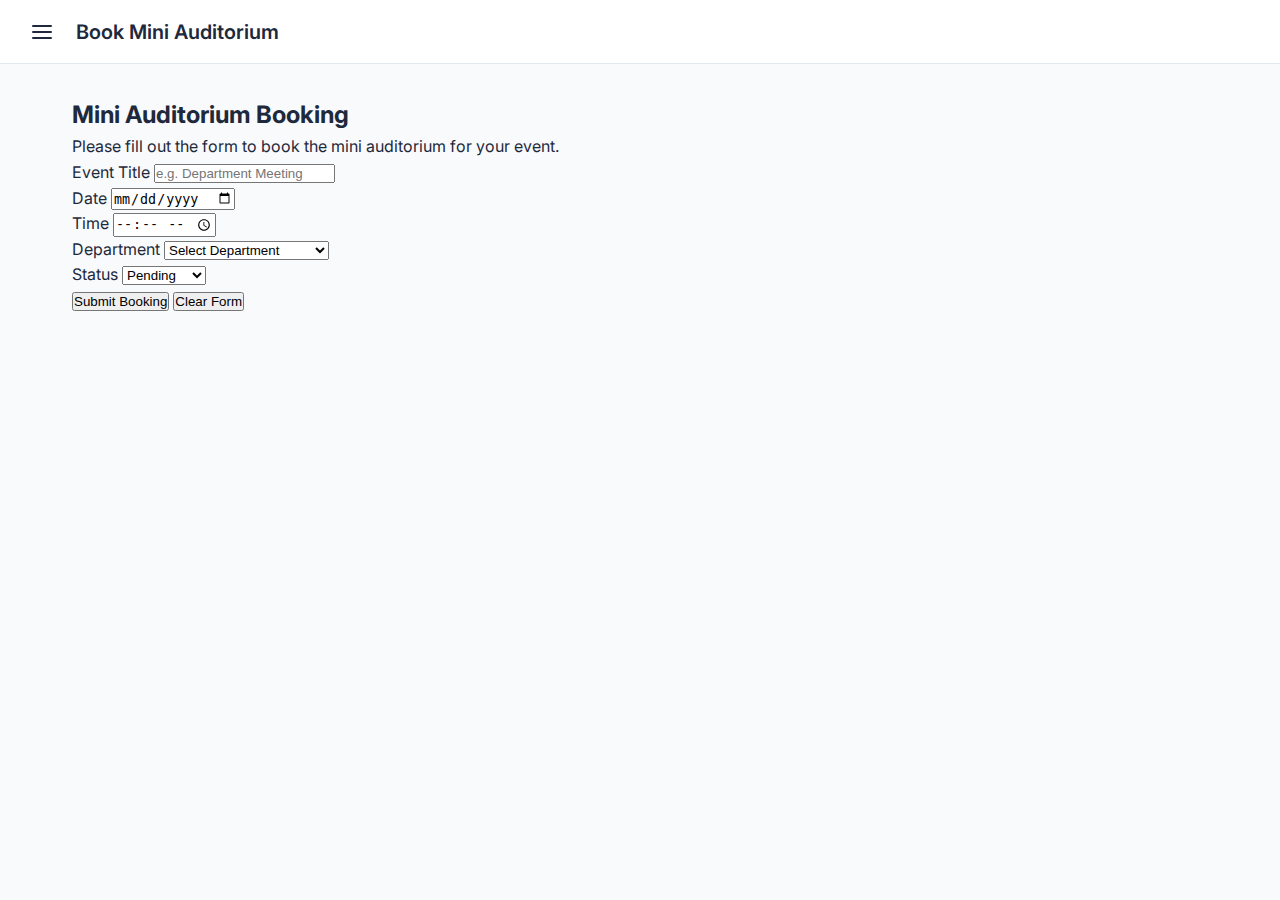
<file: frontend/mini.html>
<!DOCTYPE html>
<html lang="en">
<head>
    <meta charset="UTF-8">
    <meta name="viewport" content="width=device-width, initial-scale=1.0">
    <title>AudiBook - Book Mini Auditorium</title>
    <link rel="stylesheet" href="style.css">
    <link rel="preconnect" href="https://fonts.googleapis.com">
    <link rel="preconnect" href="https://fonts.gstatic.com" crossorigin>
    <link href="https://fonts.googleapis.com/css2?family=Inter:wght@300;400;500;600;700&display=swap" rel="stylesheet">
</head>
<body data-theme="light">
    <div class="sidebar-overlay" id="sidebarOverlay"></div>
    
    <nav class="sidebar" id="sidebar">
        <div class="sidebar-header">
            <div class="logo">
                <span class="logo-icon">🎭</span>
                <span class="logo-text">AudiBook</span>
            </div>
            <button class="close-btn" id="closeSidebar" aria-label="Close menu">
                <svg width="24" height="24" viewBox="0 0 24 24" fill="none" xmlns="http://www.w3.org/2000/svg">
                    <path d="M18 6L6 18" stroke="currentColor" stroke-width="2" stroke-linecap="round" stroke-linejoin="round"/>
                    <path d="M6 6L18 18" stroke="currentColor" stroke-width="2" stroke-linecap="round" stroke-linejoin="round"/>
                </svg>
            </button>
        </div>
        <div class="sidebar-menu">
            <a href="index.html" class="menu-item">
                <svg class="menu-icon" width="20" height="20" viewBox="0 0 24 24" fill="none" xmlns="http://www.w3.org/2000/svg">
                    <path d="M3 9L12 2L21 9V20C21 20.5304 20.7893 21.0391 20.4142 21.4142C20.0391 21.7893 19.5304 22 19 22H5C4.46957 22 3.96086 21.7893 3.58579 21.4142C3.21071 21.0391 3 20.5304 3 20V9Z" stroke="currentColor" stroke-width="2" stroke-linecap="round" stroke-linejoin="round"/>
                    <path d="M9 22V12H15V22" stroke="currentColor" stroke-width="2" stroke-linecap="round" stroke-linejoin="round"/>
                </svg>
                <span>Home</span>
            </a>
            
            <a href="dashboard.html" class="menu-item">
                <svg class="menu-icon" width="20" height="20" viewBox="0 0 24 24" fill="none" xmlns="http://www.w3.org/2000/svg">
                    <rect x="3" y="3" width="18" height="18" rx="2" ry="2" stroke="currentColor" stroke-width="2" fill="none"/>
                    <line x1="9" y1="9" x2="15" y2="9" stroke="currentColor" stroke-width="2"/>
                    <line x1="9" y1="15" x2="15" y2="15" stroke="currentColor" stroke-width="2"/>
                </svg>
                <span>Dashboard</span>
            </a>
            
            <a href="settings.html" class="menu-item">
                <svg class="menu-icon" width="20" height="20" viewBox="0 0 24 24" fill="none" xmlns="http://www.w3.org/2000/svg">
                    <circle cx="12" cy="12" r="3" stroke="currentColor" stroke-width="2" fill="none"/>
                    <path d="M19.4 15C19.2669 15.3016 19.2272 15.6362 19.286 15.9606C19.3448 16.285 19.4995 16.5843 19.73 16.82L19.79 16.88C19.976 17.0657 20.1235 17.2863 20.2241 17.5291C20.3248 17.7719 20.3766 18.0322 20.3766 18.295C20.3766 18.5578 20.3248 18.8181 20.2241 19.0609C20.1235 19.3037 19.976 19.5243 19.79 19.71C19.6043 19.896 19.3837 20.0435 19.1409 20.1441C18.8981 20.2448 18.6378 20.2966 18.375 20.2966C18.1122 20.2966 17.8519 20.2448 17.6091 20.1441C17.3663 20.0435 17.1457 19.896 16.96 19.71L16.9 19.65C16.6643 19.4195 16.365 19.2648 16.0406 19.206C15.7162 19.1472 15.3816 19.1869 15.08 19.32C14.7842 19.4468 14.532 19.6572 14.3543 19.9255C14.1766 20.1938 14.0813 20.5082 14.08 20.83V21C14.08 21.5304 13.8693 22.0391 13.4942 22.4142C13.1191 22.7893 12.6104 23 12.08 23C11.5496 23 11.0409 22.7893 10.6658 22.4142C10.2907 22.0391 10.08 21.5304 10.08 21V20.91C10.0723 20.579 9.96512 20.258 9.77251 19.9887C9.5799 19.7194 9.31074 19.5143 9 19.4C8.69838 19.2669 8.36381 19.2272 8.03941 19.286C7.71502 19.3448 7.41568 19.4995 7.18 19.73L7.12 19.79C6.93425 19.976 6.71368 20.1235 6.47088 20.2241C6.22808 20.3248 5.96783 20.3766 5.705 20.3766C5.44217 20.3766 5.18192 20.3248 4.93912 20.2241C4.69632 20.1235 4.47575 19.976 4.29 19.79C4.10405 19.6043 3.95653 19.3837 3.85588 19.1409C3.75523 18.8981 3.70343 18.6378 3.70343 18.375C3.70343 18.1122 3.75523 17.8519 3.85588 17.6091C3.95653 17.3663 4.10405 17.1457 4.29 16.96L4.35 16.9C4.58054 16.6643 4.73519 16.365 4.794 16.0406C4.85282 15.7162 4.81312 15.3816 4.68 15.08C4.55324 14.7842 4.34276 14.532 4.07447 14.3543C3.80618 14.1766 3.49179 14.0813 3.17 14.08H3C2.46957 14.08 1.96086 13.8693 1.58579 13.4942C1.21071 13.1191 1 12.6104 1 12.08C1 11.5496 1.21071 11.0409 1.58579 10.6658C1.96086 10.2907 2.46957 10.08 3 10.08H3.09C3.42099 10.0723 3.742 9.96512 4.0113 9.77251C4.28059 9.5799 4.48572 9.31074 4.6 9C4.73312 8.69838 4.77282 8.36381 4.714 8.03941C4.65519 7.71502 4.50054 7.41568 4.27 7.18L4.21 7.12C4.02405 6.93425 3.87653 6.71368 3.77588 6.47088C3.67523 6.22808 3.62343 5.96783 3.62343 5.705C3.62343 5.44217 3.67523 5.18192 3.77588 4.93912C3.87653 4.69632 4.02405 4.47575 4.21 4.29C4.39575 4.10405 4.61632 3.95653 4.85912 3.85588C5.10192 3.75523 5.36217 3.70343 5.625 3.70343C5.88783 3.70343 6.14808 3.75523 6.39088 3.85588C6.63368 3.95653 6.85425 4.10405 7.04 4.29L7.1 4.35C7.33568 4.58054 7.63502 4.73519 7.95941 4.794C8.28381 4.85282 8.61838 4.81312 8.92 4.68H9C9.29577 4.55324 9.54802 4.34276 9.72569 4.07447C9.90337 3.80618 9.99872 3.49179 10 3.17V3C10 2.46957 10.2107 1.96086 10.5858 1.58579C10.9609 1.21071 11.4696 1 12 1C12.5304 1 13.0391 1.21071 13.4142 1.58579C13.7893 1.96086 14 2.46957 14 3V3.09C14.0013 3.41179 14.0966 3.72618 14.2743 3.99447C14.452 4.26276 14.7042 4.47324 15 4.6C15.3016 4.73312 15.6362 4.77282 15.9606 4.714C16.285 4.65519 16.5843 4.50054 16.82 4.27L16.88 4.21C17.0657 4.02405 17.2863 3.87653 17.5291 3.77588C17.7719 3.67523 18.0322 3.62343 18.295 3.62343C18.5578 3.62343 18.8181 3.67523 19.0609 3.77588C19.3037 3.87653 19.5243 4.02405 19.71 4.21C19.896 4.39575 20.0435 4.61632 20.1441 4.85912C20.2448 5.10192 20.2966 5.36217 20.2966 5.625C20.2966 5.88783 20.2448 6.14808 20.1441 6.39088C20.0435 6.63368 19.896 6.85425 19.71 7.04L19.65 7.1C19.4195 7.33568 19.2648 7.63502 19.206 7.95941C19.1472 8.28381 19.1869 8.61838 19.32 8.92V9C19.4468 9.29577 19.6572 9.54802 19.9255 9.72569C20.1938 9.90337 20.5082 9.99872 20.83 10H21C21.5304 10 22.0391 10.2107 22.4142 10.5858C22.7893 10.9609 23 11.4696 23 12C23 12.5304 22.7893 13.0391 22.4142 13.4142C22.0391 13.7893 21.5304 14 21 14H20.91C20.5882 14.0013 20.2738 14.0966 20.0055 14.2743C19.7372 14.452 19.5268 14.7042 19.4 15Z" stroke="currentColor" stroke-width="2" stroke-linecap="round" stroke-linejoin="round"/>
                </svg>
                <span>Settings</span>
            </a>
            <a href="login.html" class="menu-item login-btn">
                <svg class="menu-icon" width="20" height="20" viewBox="0 0 24 24" fill="none" xmlns="http://www.w3.org/2000/svg">
                    <path d="M15 3H7C5.89543 3 5 3.89543 5 5V19C5 20.1046 5.89543 21 7 21H15M19 12L12 18M19 12L12 6M19 12H12" stroke="currentColor" stroke-width="2" stroke-linecap="round" stroke-linejoin="round"/>
                </svg>
                <span>Login</span>
            </a>
        </div>
    </nav>

    <main class="main-content">
        <header class="topbar">
            <button class="hamburger-btn" id="hamburgerBtn" aria-label="Open menu">
                <span></span>
                <span></span>
                <span></span>
            </button>
            <h1 class="page-title">Book Mini Auditorium</h1>
        </header>

        <div class="content">
            <div class="booking-form-container fade-in">
                <form class="booking-form" action="#" method="POST">
                    <h2 class="form-title">Mini Auditorium Booking</h2>
                    <p class="form-description">Please fill out the form to book the mini auditorium for your event.</p>
                    
                    <div class="form-group">
                        <label for="event-title">Event Title</label>
                        <input type="text" id="event-title" name="event-title" placeholder="e.g. Department Meeting" required>
                    </div>

                    <div class="form-group">
                        <label for="event-date">Date</label>
                        <input type="date" id="event-date" name="event-date" required>
                    </div>

                    <div class="form-group">
                        <label for="event-time">Time</label>
                        <input type="time" id="event-time" name="event-time" required>
                    </div>
                    
                    <div class="form-group">
                        <label for="department">Department</label>
                        <select id="department" name="department" required>
                            <option value="" disabled selected>Select Department</option>
                            <option value="cs">Computer Science</option>
                            <option value="ee">Electrical Engineering</option>
                            <option value="me">Mechanical Engineering</option>
                            <option value="ce">Civil Engineering</option>
                            <option value="admin">Administration</option>
                            <option value="other">Other</option>
                        </select>
                    </div>

                    <div class="form-group">
                        <label for="status">Status</label>
                        <select id="status" name="status" required>
                            <option value="pending" selected>Pending</option>
                            <option value="confirmed">Confirmed</option>
                        </select>
                    </div>

                    <div class="form-actions">
                        <button type="submit" class="btn-submit">Submit Booking</button>
                        <button type="reset" class="btn-cancel">Clear Form</button>
                    </div>
                </form>
            </div>
        </div>
    </main>
    <script src="script.js"></script>
</body>
</html>
</file>
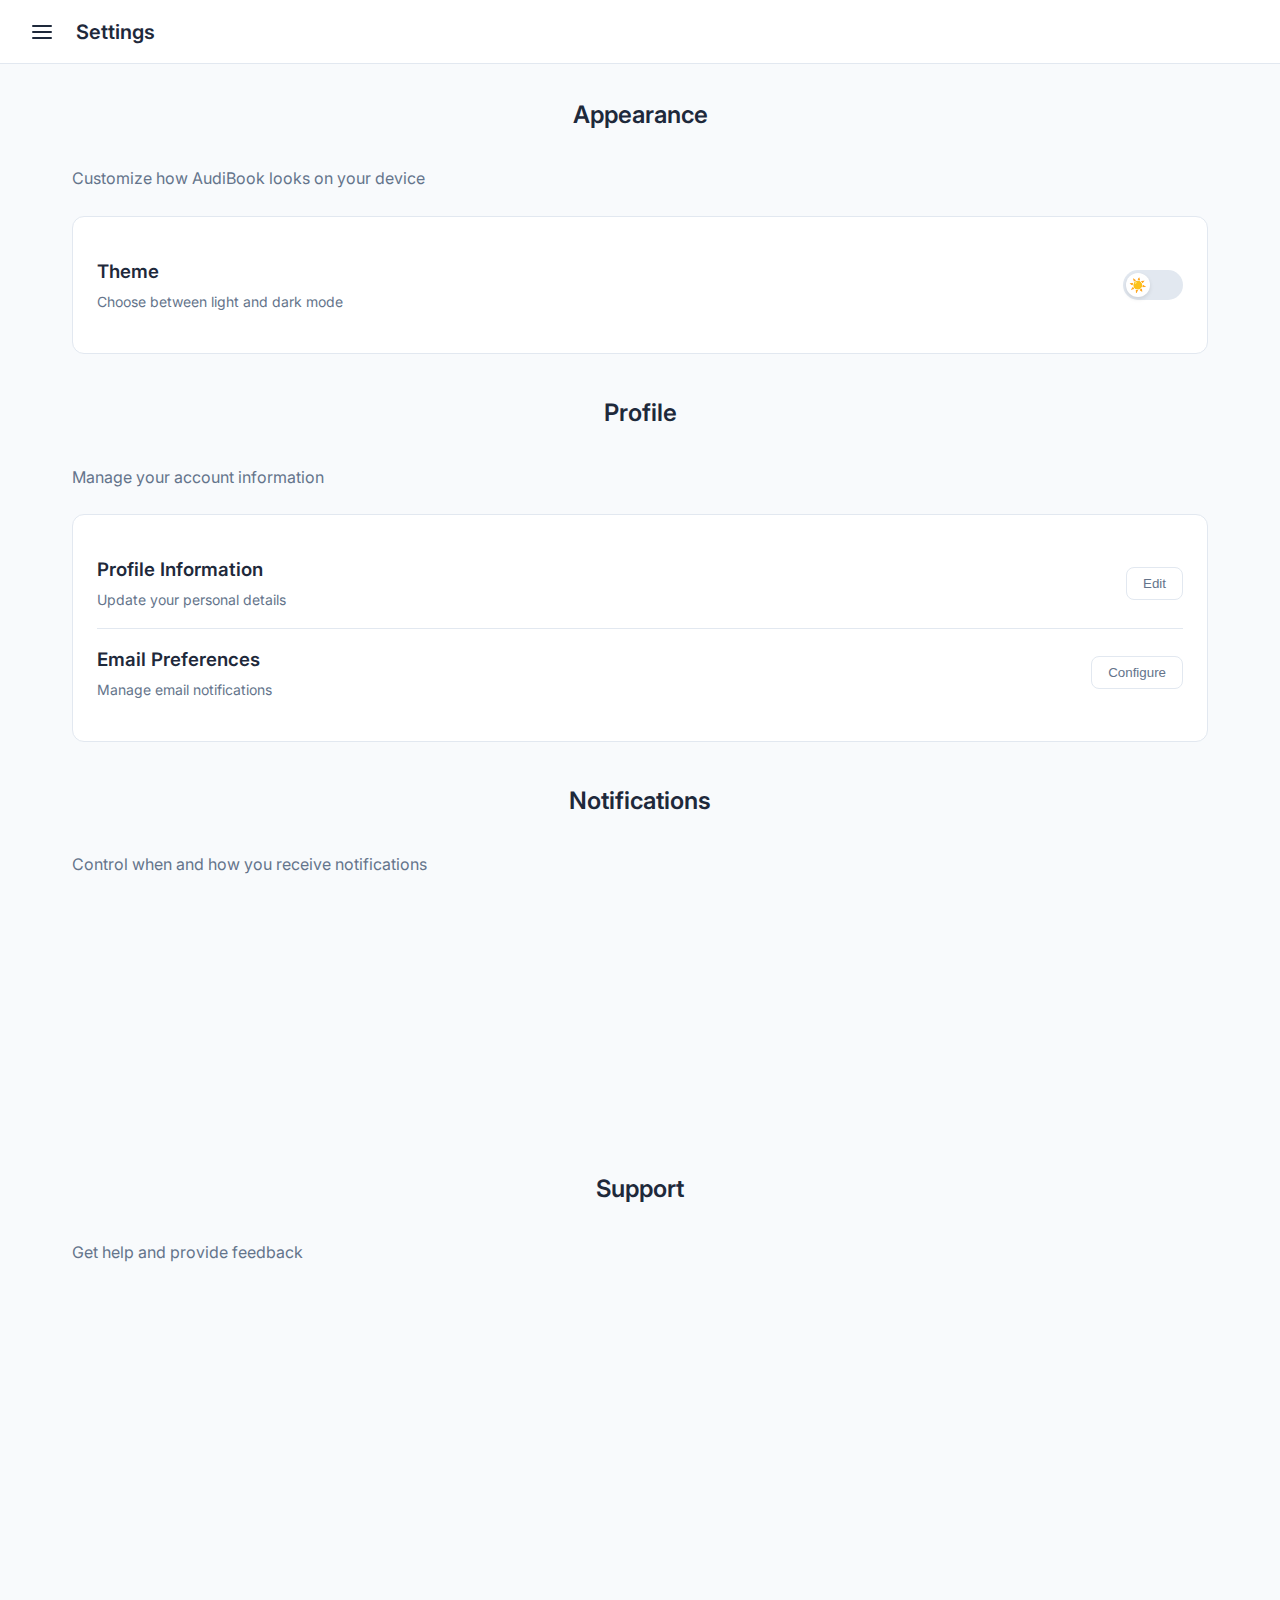
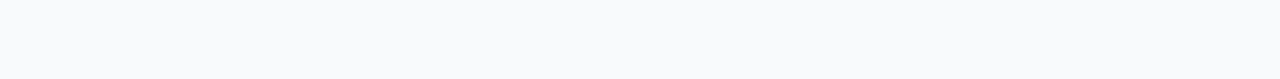
<file: frontend/settings.html>
<!DOCTYPE html>
<html lang="en">
<head>
    <meta charset="UTF-8">
    <meta name="viewport" content="width=device-width, initial-scale=1.0">
    <title>AudiBook - Settings</title>
    <link rel="stylesheet" href="style.css">
    <link rel="preconnect" href="https://fonts.googleapis.com">
    <link rel="preconnect" href="https://fonts.gstatic.com" crossorigin>
    <link href="https://fonts.googleapis.com/css2?family=Inter:wght@300;400;500;600;700&display=swap" rel="stylesheet">
</head>
<body data-theme="light">
    <!-- Sidebar Overlay -->
    <div class="sidebar-overlay" id="sidebarOverlay"></div>
    
    <!-- Sidebar Navigation -->
    <nav class="sidebar" id="sidebar">
        <div class="sidebar-header">
            <div class="logo">
                <span class="logo-icon">🎭</span>
                <span class="logo-text">AudiBook</span>
            </div>
            <button class="close-btn" id="closeSidebar" aria-label="Close menu">
                <svg width="24" height="24" viewBox="0 0 24 24" fill="none" xmlns="http://www.w3.org/2000/svg">
                    <path d="M18 6L6 18" stroke="currentColor" stroke-width="2" stroke-linecap="round" stroke-linejoin="round"/>
                    <path d="M6 6L18 18" stroke="currentColor" stroke-width="2" stroke-linecap="round" stroke-linejoin="round"/>
                </svg>
            </button>
        </div>
        
        <div class="sidebar-menu">
            <a href="index.html" class="menu-item">
                <svg class="menu-icon" width="20" height="20" viewBox="0 0 24 24" fill="none" xmlns="http://www.w3.org/2000/svg">
                    <path d="M3 9L12 2L21 9V20C21 20.5304 20.7893 21.0391 20.4142 21.4142C20.0391 21.7893 19.5304 22 19 22H5C4.46957 22 3.96086 21.7893 3.58579 21.4142C3.21071 21.0391 3 20.5304 3 20V9Z" stroke="currentColor" stroke-width="2" stroke-linecap="round" stroke-linejoin="round"/>
                    <path d="M9 22V12H15V22" stroke="currentColor" stroke-width="2" stroke-linecap="round" stroke-linejoin="round"/>
                </svg>
                <span>Home</span>
            </a>
            
            <a href="dashboard.html" class="menu-item">
                <svg class="menu-icon" width="20" height="20" viewBox="0 0 24 24" fill="none" xmlns="http://www.w3.org/2000/svg">
                    <rect x="3" y="3" width="18" height="18" rx="2" ry="2" stroke="currentColor" stroke-width="2" fill="none"/>
                    <line x1="9" y1="9" x2="15" y2="9" stroke="currentColor" stroke-width="2"/>
                    <line x1="9" y1="15" x2="15" y2="15" stroke="currentColor" stroke-width="2"/>
                </svg>
                <span>Dashboard</span>
            </a>
            
            <a href="settings.html" class="menu-item active">
                <svg class="menu-icon" width="20" height="20" viewBox="0 0 24 24" fill="none" xmlns="http://www.w3.org/2000/svg">
                    <circle cx="12" cy="12" r="3" stroke="currentColor" stroke-width="2" fill="none"/>
                    <path d="M19.4 15C19.2669 15.3016 19.2272 15.6362 19.286 15.9606C19.3448 16.285 19.4995 16.5843 19.73 16.82L19.79 16.88C19.976 17.0657 20.1235 17.2863 20.2241 17.5291C20.3248 17.7719 20.3766 18.0322 20.3766 18.295C20.3766 18.5578 20.3248 18.8181 20.2241 19.0609C20.1235 19.3037 19.976 19.5243 19.79 19.71C19.6043 19.896 19.3837 20.0435 19.1409 20.1441C18.8981 20.2448 18.6378 20.2966 18.375 20.2966C18.1122 20.2966 17.8519 20.2448 17.6091 20.1441C17.3663 20.0435 17.1457 19.896 16.96 19.71L16.9 19.65C16.6643 19.4195 16.365 19.2648 16.0406 19.206C15.7162 19.1472 15.3816 19.1869 15.08 19.32C14.7842 19.4468 14.532 19.6572 14.3543 19.9255C14.1766 20.1938 14.0813 20.5082 14.08 20.83V21C14.08 21.5304 13.8693 22.0391 13.4942 22.4142C13.1191 22.7893 12.6104 23 12.08 23C11.5496 23 11.0409 22.7893 10.6658 22.4142C10.2907 22.0391 10.08 21.5304 10.08 21V20.91C10.0723 20.579 9.96512 20.258 9.77251 19.9887C9.5799 19.7194 9.31074 19.5143 9 19.4C8.69838 19.2669 8.36381 19.2272 8.03941 19.286C7.71502 19.3448 7.41568 19.4995 7.18 19.73L7.12 19.79C6.93425 19.976 6.71368 20.1235 6.47088 20.2241C6.22808 20.3248 5.96783 20.3766 5.705 20.3766C5.44217 20.3766 5.18192 20.3248 4.93912 20.2241C4.69632 20.1235 4.47575 19.976 4.29 19.79C4.10405 19.6043 3.95653 19.3837 3.85588 19.1409C3.75523 18.8981 3.70343 18.6378 3.70343 18.375C3.70343 18.1122 3.75523 17.8519 3.85588 17.6091C3.95653 17.3663 4.10405 17.1457 4.29 16.96L4.35 16.9C4.58054 16.6643 4.73519 16.365 4.794 16.0406C4.85282 15.7162 4.81312 15.3816 4.68 15.08C4.55324 14.7842 4.34276 14.532 4.07447 14.3543C3.80618 14.1766 3.49179 14.0813 3.17 14.08H3C2.46957 14.08 1.96086 13.8693 1.58579 13.4942C1.21071 13.1191 1 12.6104 1 12.08C1 11.5496 1.21071 11.0409 1.58579 10.6658C1.96086 10.2907 2.46957 10.08 3 10.08H3.09C3.42099 10.0723 3.742 9.96512 4.0113 9.77251C4.28059 9.5799 4.48572 9.31074 4.6 9C4.73312 8.69838 4.77282 8.36381 4.714 8.03941C4.65519 7.71502 4.50054 7.41568 4.27 7.18L4.21 7.12C4.02405 6.93425 3.87653 6.71368 3.77588 6.47088C3.67523 6.22808 3.62343 5.96783 3.62343 5.705C3.62343 5.44217 3.67523 5.18192 3.77588 4.93912C3.87653 4.69632 4.02405 4.47575 4.21 4.29C4.39575 4.10405 4.61632 3.95653 4.85912 3.85588C5.10192 3.75523 5.36217 3.70343 5.625 3.70343C5.88783 3.70343 6.14808 3.75523 6.39088 3.85588C6.63368 3.95653 6.85425 4.10405 7.04 4.29L7.1 4.35C7.33568 4.58054 7.63502 4.73519 7.95941 4.794C8.28381 4.85282 8.61838 4.81312 8.92 4.68H9C9.29577 4.55324 9.54802 4.34276 9.72569 4.07447C9.90337 3.80618 9.99872 3.49179 10 3.17V3C10 2.46957 10.2107 1.96086 10.5858 1.58579C10.9609 1.21071 11.4696 1 12 1C12.5304 1 13.0391 1.21071 13.4142 1.58579C13.7893 1.96086 14 2.46957 14 3V3.09C14.0013 3.41179 14.0966 3.72618 14.2743 3.99447C14.452 4.26276 14.7042 4.47324 15 4.6C15.3016 4.73312 15.6362 4.77282 15.9606 4.714C16.285 4.65519 16.5843 4.50054 16.82 4.27L16.88 4.21C17.0657 4.02405 17.2863 3.87653 17.5291 3.77588C17.7719 3.67523 18.0322 3.62343 18.295 3.62343C18.5578 3.62343 18.8181 3.67523 19.0609 3.77588C19.3037 3.87653 19.5243 4.02405 19.71 4.21C19.896 4.39575 20.0435 4.61632 20.1441 4.85912C20.2448 5.10192 20.2966 5.36217 20.2966 5.625C20.2966 5.88783 20.2448 6.14808 20.1441 6.39088C20.0435 6.63368 19.896 6.85425 19.71 7.04L19.65 7.1C19.4195 7.33568 19.2648 7.63502 19.206 7.95941C19.1472 8.28381 19.1869 8.61838 19.32 8.92V9C19.4468 9.29577 19.6572 9.54802 19.9255 9.72569C20.1938 9.90337 20.5082 9.99872 20.83 10H21C21.5304 10 22.0391 10.2107 22.4142 10.5858C22.7893 10.9609 23 11.4696 23 12C23 12.5304 22.7893 13.0391 22.4142 13.4142C22.0391 13.7893 21.5304 14 21 14H20.91C20.5882 14.0013 20.2738 14.0966 20.0055 14.2743C19.7372 14.452 19.5268 14.7042 19.4 15Z" stroke="currentColor" stroke-width="2" stroke-linecap="round" stroke-linejoin="round"/>
                </svg>
                <span>Settings</span>
            </a>
        </div>
    </nav>

    <!-- Main Content -->
    <main class="main-content">
        <!-- Top Bar -->
        <header class="topbar">
            <button class="hamburger-btn" id="hamburgerBtn" aria-label="Open menu">
                <span></span>
                <span></span>
                <span></span>
            </button>
            <h1 class="page-title">Settings</h1>
        </header>

        <!-- Settings Content -->
        <div class="content">
            <!-- Theme Section -->
            <div class="settings-section">
                <div class="settings-header">
                    <h2 class="section-title">Appearance</h2>
                    <p class="section-description">Customize how AudiBook looks on your device</p>
                </div>
                
                <div class="settings-card">
                    <div class="setting-item">
                        <div class="setting-info">
                            <h3>Theme</h3>
                            <p>Choose between light and dark mode</p>
                        </div>
                        <div class="theme-toggle">
                            <input type="checkbox" id="themeToggle" class="theme-checkbox">
                            <label for="themeToggle" class="toggle-label">
                                <span class="toggle-slider"></span>
                                <span class="toggle-icon sun">☀️</span>
                                <span class="toggle-icon moon">🌙</span>
                            </label>
                        </div>
                    </div>
                </div>
            </div>

            <!-- Profile Section -->
            <div class="settings-section">
                <div class="settings-header">
                    <h2 class="section-title">Profile</h2>
                    <p class="section-description">Manage your account information</p>
                </div>
                
                <div class="settings-card">
                    <div class="setting-item">
                        <div class="setting-info">
                            <h3>Profile Information</h3>
                            <p>Update your personal details</p>
                        </div>
                        <button class="setting-btn">Edit</button>
                    </div>
                    
                    <div class="setting-item">
                        <div class="setting-info">
                            <h3>Email Preferences</h3>
                            <p>Manage email notifications</p>
                        </div>
                        <button class="setting-btn">Configure</button>
                    </div>
                </div>
            </div>

            <!-- Notifications Section -->
            <div class="settings-section">
                <div class="settings-header">
                    <h2 class="section-title">Notifications</h2>
                    <p class="section-description">Control when and how you receive notifications</p>
                </div>
                
                <div class="settings-card">
                    <div class="setting-item">
                        <div class="setting-info">
                            <h3>Booking Confirmations</h3>
                            <p>Get notified when bookings are confirmed</p>
                        </div>
                        <div class="notification-toggle">
                            <input type="checkbox" id="bookingNotifications" class="notification-checkbox" checked>
                            <label for="bookingNotifications" class="toggle-label">
                                <span class="toggle-slider"></span>
                            </label>
                        </div>
                    </div>
                    
                    <div class="setting-item">
                        <div class="setting-info">
                            <h3>Reminder Notifications</h3>
                            <p>Get reminded about upcoming events</p>
                        </div>
                        <div class="notification-toggle">
                            <input type="checkbox" id="reminderNotifications" class="notification-checkbox" checked>
                            <label for="reminderNotifications" class="toggle-label">
                                <span class="toggle-slider"></span>
                            </label>
                        </div>
                    </div>
                </div>
            </div>

            <!-- Support Section -->
            <div class="settings-section">
                <div class="settings-header">
                    <h2 class="section-title">Support</h2>
                    <p class="section-description">Get help and provide feedback</p>
                </div>
                
                <div class="settings-card">
                    <div class="setting-item">
                        <div class="setting-info">
                            <h3>Help Center</h3>
                            <p>Find answers to common questions</p>
                        </div>
                        <button class="setting-btn">Visit</button>
                    </div>
                    
                    <div class="setting-item">
                        <div class="setting-info">
                            <h3>Contact Support</h3>
                            <p>Get in touch with our support team</p>
                        </div>
                        <button class="setting-btn">Contact</button>
                    </div>
                    
                    <div class="setting-item">
                        <div class="setting-info">
                            <h3>Send Feedback</h3>
                            <p>Help us improve AudiBook</p>
                        </div>
                        <button class="setting-btn">Feedback</button>
                    </div>
                </div>
            </div>
        </div>
    </main>

    <script src="script.js"></script>
</body>
</html>
</file>
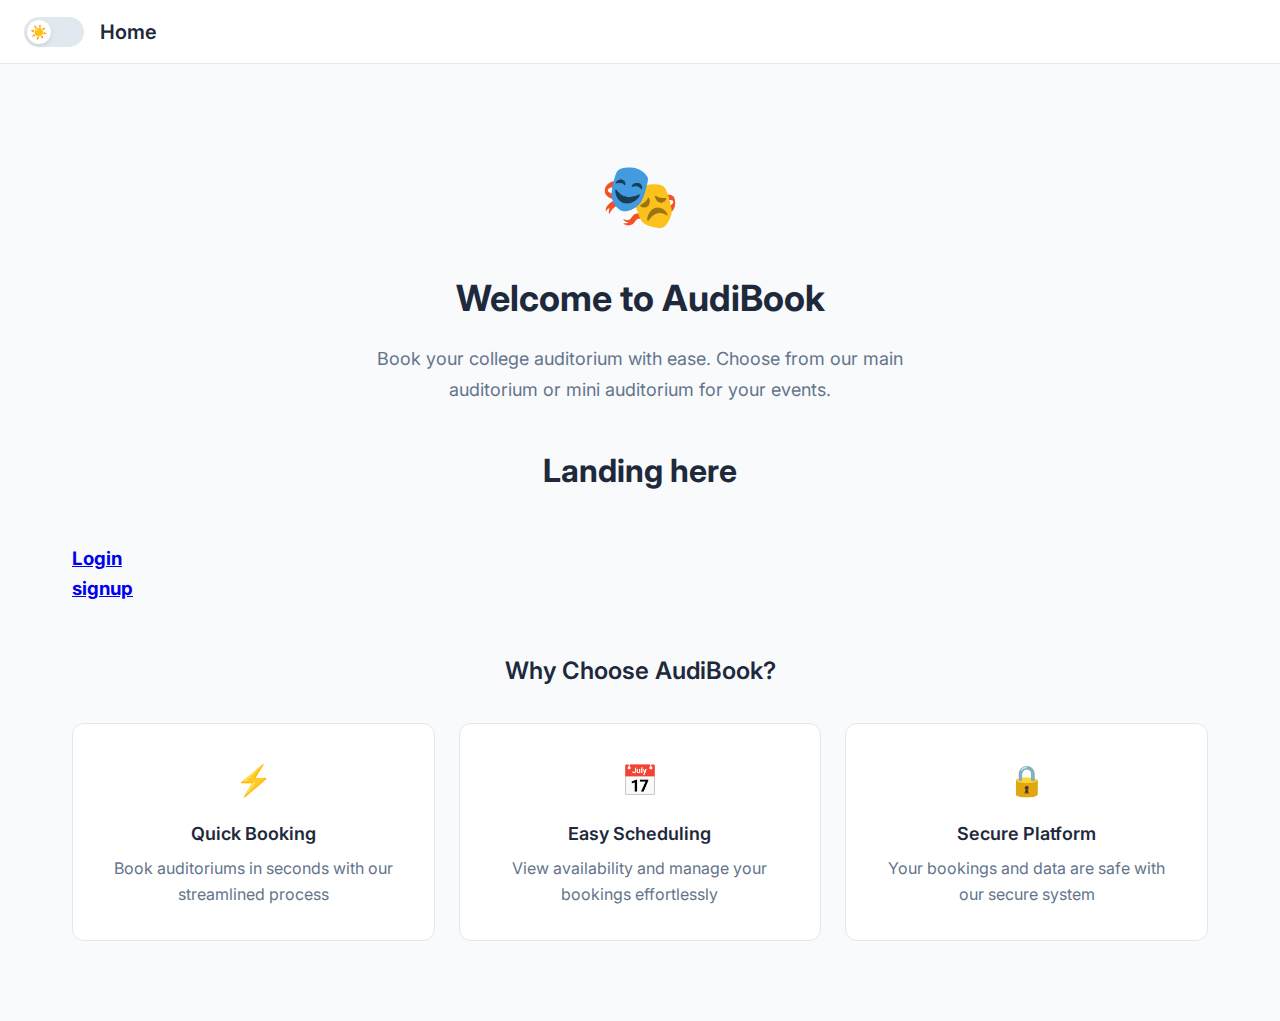
<file: frontend/landing/landing.html>
<!DOCTYPE html>
<html lang="en">
<head>
    <meta charset="UTF-8">
    <meta name="viewport" content="width=device-width, initial-scale=1.0">
    <title>AudiBook - Home</title>
    <link rel="stylesheet" href="../style.css">
    <link rel="preconnect" href="https://fonts.googleapis.com">
    <link rel="preconnect" href="https://fonts.gstatic.com" crossorigin>
    <link href="https://fonts.googleapis.com/css2?family=Inter:wght@300;400;500;600;700&display=swap" rel="stylesheet">
</head>
<body data-theme="light">
    <!-- Sidebar Overlay -->
    <div class="sidebar-overlay" id="sidebarOverlay"></div>
    
    <!-- Sidebar Navigation -->
    <nav class="sidebar" id="sidebar">
        <div class="sidebar-header">
            <div class="logo">
                <span class="logo-icon">🎭</span>
                <span class="logo-text">AudiBook</span>
            </div>
            <button class="close-btn" id="closeSidebar" aria-label="Close menu">
                <svg width="24" height="24" viewBox="0 0 24 24" fill="none" xmlns="http://www.w3.org/2000/svg">
                    <path d="M18 6L6 18" stroke="currentColor" stroke-width="2" stroke-linecap="round" stroke-linejoin="round"/>
                    <path d="M6 6L18 18" stroke="currentColor" stroke-width="2" stroke-linecap="round" stroke-linejoin="round"/>
                </svg>
            </button>
        </div>
        
        <div class="sidebar-menu">
            <a href="index.html" class="menu-item active">
                <svg class="menu-icon" width="20" height="20" viewBox="0 0 24 24" fill="none" xmlns="http://www.w3.org/2000/svg">
                    <path d="M3 9L12 2L21 9V20C21 20.5304 20.7893 21.0391 20.4142 21.4142C20.0391 21.7893 19.5304 22 19 22H5C4.46957 22 3.96086 21.7893 3.58579 21.4142C3.21071 21.0391 3 20.5304 3 20V9Z" stroke="currentColor" stroke-width="2" stroke-linecap="round" stroke-linejoin="round"/>
                    <path d="M9 22V12H15V22" stroke="currentColor" stroke-width="2" stroke-linecap="round" stroke-linejoin="round"/>
                </svg>
                <span>Home</span>
            </a>
            
            <a href="dashboard.html" class="menu-item">
                <svg class="menu-icon" width="20" height="20" viewBox="0 0 24 24" fill="none" xmlns="http://www.w3.org/2000/svg">
                    <rect x="3" y="3" width="18" height="18" rx="2" ry="2" stroke="currentColor" stroke-width="2" fill="none"/>
                    <line x1="9" y1="9" x2="15" y2="9" stroke="currentColor" stroke-width="2"/>
                    <line x1="9" y1="15" x2="15" y2="15" stroke="currentColor" stroke-width="2"/>
                </svg>
                <span>Dashboard</span>
            </a>
            
            <a href="settings.html" class="menu-item">
                <svg class="menu-icon" width="20" height="20" viewBox="0 0 24 24" fill="none" xmlns="http://www.w3.org/2000/svg">
                    <circle cx="12" cy="12" r="3" stroke="currentColor" stroke-width="2" fill="none"/>
                    <path d="M19.4 15C19.2669 15.3016 19.2272 15.6362 19.286 15.9606C19.3448 16.285 19.4995 16.5843 19.73 16.82L19.79 16.88C19.976 17.0657 20.1235 17.2863 20.2241 17.5291C20.3248 17.7719 20.3766 18.0322 20.3766 18.295C20.3766 18.5578 20.3248 18.8181 20.2241 19.0609C20.1235 19.3037 19.976 19.5243 19.79 19.71C19.6043 19.896 19.3837 20.0435 19.1409 20.1441C18.8981 20.2448 18.6378 20.2966 18.375 20.2966C18.1122 20.2966 17.8519 20.2448 17.6091 20.1441C17.3663 20.0435 17.1457 19.896 16.96 19.71L16.9 19.65C16.6643 19.4195 16.365 19.2648 16.0406 19.206C15.7162 19.1472 15.3816 19.1869 15.08 19.32C14.7842 19.4468 14.532 19.6572 14.3543 19.9255C14.1766 20.1938 14.0813 20.5082 14.08 20.83V21C14.08 21.5304 13.8693 22.0391 13.4942 22.4142C13.1191 22.7893 12.6104 23 12.08 23C11.5496 23 11.0409 22.7893 10.6658 22.4142C10.2907 22.0391 10.08 21.5304 10.08 21V20.91C10.0723 20.579 9.96512 20.258 9.77251 19.9887C9.5799 19.7194 9.31074 19.5143 9 19.4C8.69838 19.2669 8.36381 19.2272 8.03941 19.286C7.71502 19.3448 7.41568 19.4995 7.18 19.73L7.12 19.79C6.93425 19.976 6.71368 20.1235 6.47088 20.2241C6.22808 20.3248 5.96783 20.3766 5.705 20.3766C5.44217 20.3766 5.18192 20.3248 4.93912 20.2241C4.69632 20.1235 4.47575 19.976 4.29 19.79C4.10405 19.6043 3.95653 19.3837 3.85588 19.1409C3.75523 18.8981 3.70343 18.6378 3.70343 18.375C3.70343 18.1122 3.75523 17.8519 3.85588 17.6091C3.95653 17.3663 4.10405 17.1457 4.29 16.96L4.35 16.9C4.58054 16.6643 4.73519 16.365 4.794 16.0406C4.85282 15.7162 4.81312 15.3816 4.68 15.08C4.55324 14.7842 4.34276 14.532 4.07447 14.3543C3.80618 14.1766 3.49179 14.0813 3.17 14.08H3C2.46957 14.08 1.96086 13.8693 1.58579 13.4942C1.21071 13.1191 1 12.6104 1 12.08C1 11.5496 1.21071 11.0409 1.58579 10.6658C1.96086 10.2907 2.46957 10.08 3 10.08H3.09C3.42099 10.0723 3.742 9.96512 4.0113 9.77251C4.28059 9.5799 4.48572 9.31074 4.6 9C4.73312 8.69838 4.77282 8.36381 4.714 8.03941C4.65519 7.71502 4.50054 7.41568 4.27 7.18L4.21 7.12C4.02405 6.93425 3.87653 6.71368 3.77588 6.47088C3.67523 6.22808 3.62343 5.96783 3.62343 5.705C3.62343 5.44217 3.67523 5.18192 3.77588 4.93912C3.87653 4.69632 4.02405 4.47575 4.21 4.29C4.39575 4.10405 4.61632 3.95653 4.85912 3.85588C5.10192 3.75523 5.36217 3.70343 5.625 3.70343C5.88783 3.70343 6.14808 3.75523 6.39088 3.85588C6.63368 3.95653 6.85425 4.10405 7.04 4.29L7.1 4.35C7.33568 4.58054 7.63502 4.73519 7.95941 4.794C8.28381 4.85282 8.61838 4.81312 8.92 4.68H9C9.29577 4.55324 9.54802 4.34276 9.72569 4.07447C9.90337 3.80618 9.99872 3.49179 10 3.17V3C10 2.46957 10.2107 1.96086 10.5858 1.58579C10.9609 1.21071 11.4696 1 12 1C12.5304 1 13.0391 1.21071 13.4142 1.58579C13.7893 1.96086 14 2.46957 14 3V3.09C14.0013 3.41179 14.0966 3.72618 14.2743 3.99447C14.452 4.26276 14.7042 4.47324 15 4.6C15.3016 4.73312 15.6362 4.77282 15.9606 4.714C16.285 4.65519 16.5843 4.50054 16.82 4.27L16.88 4.21C17.0657 4.02405 17.2863 3.87653 17.5291 3.77588C17.7719 3.67523 18.0322 3.62343 18.295 3.62343C18.5578 3.62343 18.8181 3.67523 19.0609 3.77588C19.3037 3.87653 19.5243 4.02405 19.71 4.21C19.896 4.39575 20.0435 4.61632 20.1441 4.85912C20.2448 5.10192 20.2966 5.36217 20.2966 5.625C20.2966 5.88783 20.2448 6.14808 20.1441 6.39088C20.0435 6.63368 19.896 6.85425 19.71 7.04L19.65 7.1C19.4195 7.33568 19.2648 7.63502 19.206 7.95941C19.1472 8.28381 19.1869 8.61838 19.32 8.92V9C19.4468 9.29577 19.6572 9.54802 19.9255 9.72569C20.1938 9.90337 20.5082 9.99872 20.83 10H21C21.5304 10 22.0391 10.2107 22.4142 10.5858C22.7893 10.9609 23 11.4696 23 12C23 12.5304 22.7893 13.0391 22.4142 13.4142C22.0391 13.7893 21.5304 14 21 14H20.91C20.5882 14.0013 20.2738 14.0966 20.0055 14.2743C19.7372 14.452 19.5268 14.7042 19.4 15Z" stroke="currentColor" stroke-width="2" stroke-linecap="round" stroke-linejoin="round"/>
                </svg>
                <span>Settings</span>
            </a>
        </div>
    </nav>

    <!-- Main Content -->
    <main class="main-content">
        <!-- Top Bar -->
        <header class="topbar">
            <div class="theme-toggle">
                            <input type="checkbox" id="themeToggle" class="theme-checkbox">
                            <label for="themeToggle" class="toggle-label">
                                <span class="toggle-slider"></span>
                                <span class="toggle-icon sun">☀️</span>
                                <span class="toggle-icon moon">🌙</span>
                            </label>
                        </div>
            <h1 class="page-title">Home</h1>
        </header>

        <!-- Home Content -->
        <div class="content">
            <div class="hero-section">
                <div class="hero-content">
                    <div class="hero-icon">🎭</div>
                    <h1 class="hero-title">Welcome to AudiBook</h1>
                    <p class="hero-description">Book your college auditorium with ease. Choose from our main auditorium or mini auditorium for your events.</p>
                    
                    <h1>Landing here</h1>
                </div>
            </div>
            <h3><a href="login.html">Login</a></h3>
            <h3><a href="signup.html">signup</a></h3>
            <!-- Features Section -->
            <div class="features-section">
                <h2 class="section-title">Why Choose AudiBook?</h2>
                <div class="features-grid">
                    <div class="feature-card">
                        <div class="feature-icon">⚡</div>
                        <h3>Quick Booking</h3>
                        <p>Book auditoriums in seconds with our streamlined process</p>
                    </div>
                    <div class="feature-card">
                        <div class="feature-icon">📅</div>
                        <h3>Easy Scheduling</h3>
                        <p>View availability and manage your bookings effortlessly</p>
                    </div>
                    <div class="feature-card">
                        <div class="feature-icon">🔒</div>
                        <h3>Secure Platform</h3>
                        <p>Your bookings and data are safe with our secure system</p>
                    </div>
                </div>
            </div>
        </div>
    </main>

    <script src="../script.js"></script>
</body>
</html>
</file>
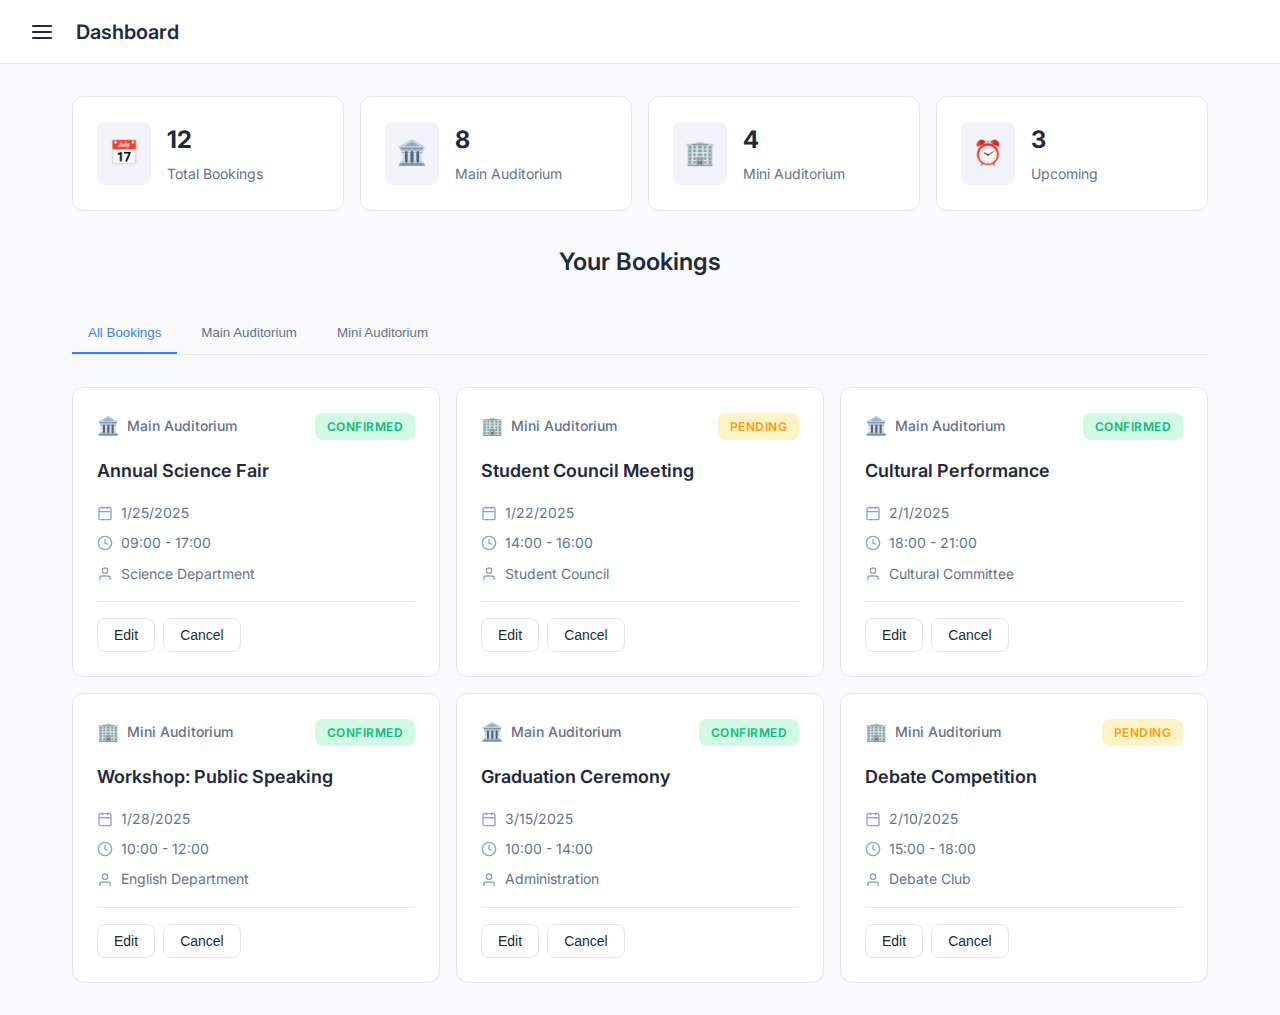
<file: shakib-full-st/st-frontend/dashboard.html>
<!DOCTYPE html>
<html lang="en">
<head>
    <meta charset="UTF-8">
    <meta name="viewport" content="width=device-width, initial-scale=1.0">
    <title>AudiBook - Dashboard</title>
    <link rel="stylesheet" href="style.css">
    <link rel="preconnect" href="https://fonts.googleapis.com">
    <link rel="preconnect" href="https://fonts.gstatic.com" crossorigin>
    <link href="https://fonts.googleapis.com/css2?family=Inter:wght@300;400;500;600;700&display=swap" rel="stylesheet">
</head>
<body data-theme="light">
    <!-- Sidebar Overlay -->
    <div class="sidebar-overlay" id="sidebarOverlay"></div>
    
    <!-- Sidebar Navigation -->
    <nav class="sidebar" id="sidebar">
        <div class="sidebar-header">
            <div class="logo">
                <span class="logo-icon">🎭</span>
                <span class="logo-text">AudiBook</span>
            </div>
            <button class="close-btn" id="closeSidebar" aria-label="Close menu">
                <svg width="24" height="24" viewBox="0 0 24 24" fill="none" xmlns="http://www.w3.org/2000/svg">
                    <path d="M18 6L6 18" stroke="currentColor" stroke-width="2" stroke-linecap="round" stroke-linejoin="round"/>
                    <path d="M6 6L18 18" stroke="currentColor" stroke-width="2" stroke-linecap="round" stroke-linejoin="round"/>
                </svg>
            </button>
        </div>
        
        <div class="sidebar-menu">
            <a href="index.html" class="menu-item">
                <svg class="menu-icon" width="20" height="20" viewBox="0 0 24 24" fill="none" xmlns="http://www.w3.org/2000/svg">
                    <path d="M3 9L12 2L21 9V20C21 20.5304 20.7893 21.0391 20.4142 21.4142C20.0391 21.7893 19.5304 22 19 22H5C4.46957 22 3.96086 21.7893 3.58579 21.4142C3.21071 21.0391 3 20.5304 3 20V9Z" stroke="currentColor" stroke-width="2" stroke-linecap="round" stroke-linejoin="round"/>
                    <path d="M9 22V12H15V22" stroke="currentColor" stroke-width="2" stroke-linecap="round" stroke-linejoin="round"/>
                </svg>
                <span>Home</span>
            </a>
            
            <a href="dashboard.html" class="menu-item active">
                <svg class="menu-icon" width="20" height="20" viewBox="0 0 24 24" fill="none" xmlns="http://www.w3.org/2000/svg">
                    <rect x="3" y="3" width="18" height="18" rx="2" ry="2" stroke="currentColor" stroke-width="2" fill="none"/>
                    <line x1="9" y1="9" x2="15" y2="9" stroke="currentColor" stroke-width="2"/>
                    <line x1="9" y1="15" x2="15" y2="15" stroke="currentColor" stroke-width="2"/>
                </svg>
                <span>Dashboard</span>
            </a>
            
            <a href="settings.html" class="menu-item">
                <svg class="menu-icon" width="20" height="20" viewBox="0 0 24 24" fill="none" xmlns="http://www.w3.org/2000/svg">
                    <circle cx="12" cy="12" r="3" stroke="currentColor" stroke-width="2" fill="none"/>
                    <path d="M19.4 15C19.2669 15.3016 19.2272 15.6362 19.286 15.9606C19.3448 16.285 19.4995 16.5843 19.73 16.82L19.79 16.88C19.976 17.0657 20.1235 17.2863 20.2241 17.5291C20.3248 17.7719 20.3766 18.0322 20.3766 18.295C20.3766 18.5578 20.3248 18.8181 20.2241 19.0609C20.1235 19.3037 19.976 19.5243 19.79 19.71C19.6043 19.896 19.3837 20.0435 19.1409 20.1441C18.8981 20.2448 18.6378 20.2966 18.375 20.2966C18.1122 20.2966 17.8519 20.2448 17.6091 20.1441C17.3663 20.0435 17.1457 19.896 16.96 19.71L16.9 19.65C16.6643 19.4195 16.365 19.2648 16.0406 19.206C15.7162 19.1472 15.3816 19.1869 15.08 19.32C14.7842 19.4468 14.532 19.6572 14.3543 19.9255C14.1766 20.1938 14.0813 20.5082 14.08 20.83V21C14.08 21.5304 13.8693 22.0391 13.4942 22.4142C13.1191 22.7893 12.6104 23 12.08 23C11.5496 23 11.0409 22.7893 10.6658 22.4142C10.2907 22.0391 10.08 21.5304 10.08 21V20.91C10.0723 20.579 9.96512 20.258 9.77251 19.9887C9.5799 19.7194 9.31074 19.5143 9 19.4C8.69838 19.2669 8.36381 19.2272 8.03941 19.286C7.71502 19.3448 7.41568 19.4995 7.18 19.73L7.12 19.79C6.93425 19.976 6.71368 20.1235 6.47088 20.2241C6.22808 20.3248 5.96783 20.3766 5.705 20.3766C5.44217 20.3766 5.18192 20.3248 4.93912 20.2241C4.69632 20.1235 4.47575 19.976 4.29 19.79C4.10405 19.6043 3.95653 19.3837 3.85588 19.1409C3.75523 18.8981 3.70343 18.6378 3.70343 18.375C3.70343 18.1122 3.75523 17.8519 3.85588 17.6091C3.95653 17.3663 4.10405 17.1457 4.29 16.96L4.35 16.9C4.58054 16.6643 4.73519 16.365 4.794 16.0406C4.85282 15.7162 4.81312 15.3816 4.68 15.08C4.55324 14.7842 4.34276 14.532 4.07447 14.3543C3.80618 14.1766 3.49179 14.0813 3.17 14.08H3C2.46957 14.08 1.96086 13.8693 1.58579 13.4942C1.21071 13.1191 1 12.6104 1 12.08C1 11.5496 1.21071 11.0409 1.58579 10.6658C1.96086 10.2907 2.46957 10.08 3 10.08H3.09C3.42099 10.0723 3.742 9.96512 4.0113 9.77251C4.28059 9.5799 4.48572 9.31074 4.6 9C4.73312 8.69838 4.77282 8.36381 4.714 8.03941C4.65519 7.71502 4.50054 7.41568 4.27 7.18L4.21 7.12C4.02405 6.93425 3.87653 6.71368 3.77588 6.47088C3.67523 6.22808 3.62343 5.96783 3.62343 5.705C3.62343 5.44217 3.67523 5.18192 3.77588 4.93912C3.87653 4.69632 4.02405 4.47575 4.21 4.29C4.39575 4.10405 4.61632 3.95653 4.85912 3.85588C5.10192 3.75523 5.36217 3.70343 5.625 3.70343C5.88783 3.70343 6.14808 3.75523 6.39088 3.85588C6.63368 3.95653 6.85425 4.10405 7.04 4.29L7.1 4.35C7.33568 4.58054 7.63502 4.73519 7.95941 4.794C8.28381 4.85282 8.61838 4.81312 8.92 4.68H9C9.29577 4.55324 9.54802 4.34276 9.72569 4.07447C9.90337 3.80618 9.99872 3.49179 10 3.17V3C10 2.46957 10.2107 1.96086 10.5858 1.58579C10.9609 1.21071 11.4696 1 12 1C12.5304 1 13.0391 1.21071 13.4142 1.58579C13.7893 1.96086 14 2.46957 14 3V3.09C14.0013 3.41179 14.0966 3.72618 14.2743 3.99447C14.452 4.26276 14.7042 4.47324 15 4.6C15.3016 4.73312 15.6362 4.77282 15.9606 4.714C16.285 4.65519 16.5843 4.50054 16.82 4.27L16.88 4.21C17.0657 4.02405 17.2863 3.87653 17.5291 3.77588C17.7719 3.67523 18.0322 3.62343 18.295 3.62343C18.5578 3.62343 18.8181 3.67523 19.0609 3.77588C19.3037 3.87653 19.5243 4.02405 19.71 4.21C19.896 4.39575 20.0435 4.61632 20.1441 4.85912C20.2448 5.10192 20.2966 5.36217 20.2966 5.625C20.2966 5.88783 20.2448 6.14808 20.1441 6.39088C20.0435 6.63368 19.896 6.85425 19.71 7.04L19.65 7.1C19.4195 7.33568 19.2648 7.63502 19.206 7.95941C19.1472 8.28381 19.1869 8.61838 19.32 8.92V9C19.4468 9.29577 19.6572 9.54802 19.9255 9.72569C20.1938 9.90337 20.5082 9.99872 20.83 10H21C21.5304 10 22.0391 10.2107 22.4142 10.5858C22.7893 10.9609 23 11.4696 23 12C23 12.5304 22.7893 13.0391 22.4142 13.4142C22.0391 13.7893 21.5304 14 21 14H20.91C20.5882 14.0013 20.2738 14.0966 20.0055 14.2743C19.7372 14.452 19.5268 14.7042 19.4 15Z" stroke="currentColor" stroke-width="2" stroke-linecap="round" stroke-linejoin="round"/>
                </svg>
                <span>Settings</span>
            </a>
        </div>
        <a href="landing/login.html" class="menu-item login-btn">
    <svg class="menu-icon" width="20" height="20" viewBox="0 0 24 24" fill="none" xmlns="http://www.w3.org/2000/svg">
        <path d="M15 3H7C5.89543 3 5 3.89543 5 5V19C5 20.1046 5.89543 21 7 21H15M19 12L12 18M19 12L12 6M19 12H12" stroke="currentColor" stroke-width="2" stroke-linecap="round" stroke-linejoin="round"/>
    </svg>
    <span>Login</span>
</a>
    </nav>

    <!-- Main Content -->
    <main class="main-content">
        <!-- Top Bar -->
        <header class="topbar">
            <button class="hamburger-btn" id="hamburgerBtn" aria-label="Open menu">
                <span></span>
                <span></span>
                <span></span>
            </button>
            <h1 class="page-title">Dashboard</h1>
        </header>

        <!-- Dashboard Content -->
        <div class="content">
            <!-- Stats Cards -->
            <div class="stats-grid">
                <div class="stat-card">
                    <div class="stat-icon">📅</div>
                    <div class="stat-info">
                        <h3>12</h3>
                        <p>Total Bookings</p>
                    </div>
                </div>
                <div class="stat-card">
                    <div class="stat-icon">🏛️</div>
                    <div class="stat-info">
                        <h3>8</h3>
                        <p>Main Auditorium</p>
                    </div>
                </div>
                <div class="stat-card">
                    <div class="stat-icon">🏢</div>
                    <div class="stat-info">
                        <h3>4</h3>
                        <p>Mini Auditorium</p>
                    </div>
                </div>
                <div class="stat-card">
                    <div class="stat-icon">⏰</div>
                    <div class="stat-info">
                        <h3>3</h3>
                        <p>Upcoming</p>
                    </div>
                </div>
            </div>

            <!-- Filters -->
            <div class="filters-section">
                <h2 class="section-title">Your Bookings</h2>
                <div class="filter-tabs">
                    <button class="filter-tab active" data-filter="all">All Bookings</button>
                    <button class="filter-tab" data-filter="main">Main Auditorium</button>
                    <button class="filter-tab" data-filter="mini">Mini Auditorium</button>
                </div>
            </div>

            <!-- Bookings List -->
            <div class="bookings-section">
                <div class="bookings-grid" id="bookingsGrid">
                    <!-- Booking cards will be dynamically inserted here -->
                </div>
            </div>
        </div>
    </main>

    <script src="script.js"></script>
    <script>
        // Sample booking data
        const bookings = [
            {
                id: 1,
                title: "Annual Science Fair",
                type: "main",
                date: "2025-01-25",
                time: "09:00 - 17:00",
                status: "confirmed",
                organizer: "Science Department"
            },
            {
                id: 2,
                title: "Student Council Meeting",
                type: "mini",
                date: "2025-01-22",
                time: "14:00 - 16:00",
                status: "pending",
                organizer: "Student Council"
            },
            {
                id: 3,
                title: "Cultural Performance",
                type: "main",
                date: "2025-02-01",
                time: "18:00 - 21:00",
                status: "confirmed",
                organizer: "Cultural Committee"
            },
            {
                id: 4,
                title: "Workshop: Public Speaking",
                type: "mini",
                date: "2025-01-28",
                time: "10:00 - 12:00",
                status: "confirmed",
                organizer: "English Department"
            },
            {
                id: 5,
                title: "Graduation Ceremony",
                type: "main",
                date: "2025-03-15",
                time: "10:00 - 14:00",
                status: "confirmed",
                organizer: "Administration"
            },
            {
                id: 6,
                title: "Debate Competition",
                type: "mini",
                date: "2025-02-10",
                time: "15:00 - 18:00",
                status: "pending",
                organizer: "Debate Club"
            }
        ];

        // Function to render bookings
        function renderBookings(filteredBookings) {
            const bookingsGrid = document.getElementById('bookingsGrid');
            
            if (filteredBookings.length === 0) {
                bookingsGrid.innerHTML = '<p class="no-bookings">No bookings found.</p>';
                return;
            }
            
            bookingsGrid.innerHTML = filteredBookings.map(booking => `
                <div class="booking-card" data-type="${booking.type}">
                    <div class="booking-header">
                        <div class="booking-type">
                            <span class="type-icon">${booking.type === 'main' ? '🏛️' : '🏢'}</span>
                            <span class="type-text">${booking.type === 'main' ? 'Main' : 'Mini'} Auditorium</span>
                        </div>
                        <span class="booking-status ${booking.status}">${booking.status}</span>
                    </div>
                    <div class="booking-content">
                        <h3 class="booking-title">${booking.title}</h3>
                        <div class="booking-details">
                            <div class="booking-detail">
                                <svg class="detail-icon" width="16" height="16" viewBox="0 0 24 24" fill="none">
                                    <rect x="3" y="4" width="18" height="18" rx="2" ry="2" stroke="currentColor" stroke-width="2"/>
                                    <line x1="16" y1="2" x2="16" y2="6" stroke="currentColor" stroke-width="2"/>
                                    <line x1="8" y1="2" x2="8" y2="6" stroke="currentColor" stroke-width="2"/>
                                    <line x1="3" y1="10" x2="21" y2="10" stroke="currentColor" stroke-width="2"/>
                                </svg>
                                <span>${new Date(booking.date).toLocaleDateString()}</span>
                            </div>
                            <div class="booking-detail">
                                <svg class="detail-icon" width="16" height="16" viewBox="0 0 24 24" fill="none">
                                    <circle cx="12" cy="12" r="10" stroke="currentColor" stroke-width="2"/>
                                    <polyline points="12,6 12,12 16,14" stroke="currentColor" stroke-width="2"/>
                                </svg>
                                <span>${booking.time}</span>
                            </div>
                            <div class="booking-detail">
                                <svg class="detail-icon" width="16" height="16" viewBox="0 0 24 24" fill="none">
                                    <path d="M20 21v-2a4 4 0 0 0-4-4H8a4 4 0 0 0-4 4v2" stroke="currentColor" stroke-width="2"/>
                                    <circle cx="12" cy="7" r="4" stroke="currentColor" stroke-width="2"/>
                                </svg>
                                <span>${booking.organizer}</span>
                            </div>
                        </div>
                    </div>
                    <div class="booking-actions">
                        <button class="btn-action edit">Edit</button>
                        <button class="btn-action cancel">Cancel</button>
                    </div>
                </div>
            `).join('');
        }

        // Filter functionality
        function setupFilters() {
            const filterTabs = document.querySelectorAll('.filter-tab');
            
            filterTabs.forEach(tab => {
                tab.addEventListener('click', () => {
                    // Update active tab
                    filterTabs.forEach(t => t.classList.remove('active'));
                    tab.classList.add('active');
                    
                    // Filter bookings
                    const filter = tab.dataset.filter;
                    const filteredBookings = filter === 'all' 
                        ? bookings 
                        : bookings.filter(booking => booking.type === filter);
                    
                    renderBookings(filteredBookings);
                });
            });
        }

        // Initialize dashboard
        document.addEventListener('DOMContentLoaded', () => {
            renderBookings(bookings);
            setupFilters();
        });
    </script>
</body>
</html>
</file>
<file: frontend/style.css>
/* CSS Variables for Theme Support */
:root {
  /* Light Theme Colors */
  --bg-primary: #ffffff;
  --bg-secondary: #f8fafc;
  --bg-tertiary: #f1f5f9;
  --text-primary: #1e293b;
  --text-secondary: #64748b;
  --text-muted: #94a3b8;
  --border-color: #e2e8f0;
  --shadow: rgba(0, 0, 0, 0.1);
  --shadow-hover: rgba(0, 0, 0, 0.15);
 
  /* Brand Colors */
  --primary: #3b82f6;
  --primary-hover: #2563eb;
  --primary-light: #dbeafe;
  --secondary: #10b981;
  --secondary-hover: #059669;
  --secondary-light: #d1fae5;
  --accent: #f59e0b;
  --accent-hover: #d97706;
  --accent-light: #fef3c7;
  
  /* Status Colors */
  --success: #10b981;
  --warning: #f59e0b;
  --error: #ef4444;
  --info: #3b82f6;
  
  /* Spacing */
  --space-1: 0.25rem;
  --space-2: 0.5rem;
  --space-3: 0.75rem;
  --space-4: 1rem;
  --space-5: 1.25rem;
  --space-6: 1.5rem;
  --space-8: 2rem;
  --space-10: 2.5rem;
  --space-12: 3rem;
  
  /* Typography */
  --font-family: 'Inter', -apple-system, BlinkMacSystemFont, 'Segoe UI', Roboto, sans-serif;
  --font-size-xs: 0.75rem;
  --font-size-sm: 0.875rem;
  --font-size-base: 1rem;
  --font-size-lg: 1.125rem;
  --font-size-xl: 1.25rem;
  --font-size-2xl: 1.5rem;
  --font-size-3xl: 1.875rem;
  --font-size-4xl: 2.25rem;
  
  /* Layout */
  --sidebar-width: 280px;
  --topbar-height: 64px;
  --border-radius: 8px;
  --border-radius-lg: 12px;

  /*special color*/
  --n-color: rgb(5, 5, 57);
  --bg-scroll:rgb(0, 0, 251);
}

/* Dark Theme */
[data-theme="dark"] {
  --bg-primary: #0f172a;
  --bg-secondary: #1e293b;
  --bg-tertiary: #334155;
  --text-primary: #f1f5f9;
  --text-secondary: #cbd5e1;
  --text-muted: #64748b;
  --border-color: #334155;
  --shadow: rgba(0, 0, 0, 0.3);
  --shadow-hover: rgba(0, 0, 0, 0.4);
   --dit-collor:var(--border-color)
  --primary-light: #1e40af;
  --secondary-light: #065f46;
  --accent-light: #92400e;
  --n-color: rgb(6, 0, 19);
  --bg-scroll:#0f172a;
}

/* Global Reset */
* {
  margin: 0;
  padding: 0;
  box-sizing: border-box;
}

/* Base Styles */
body {
  font-family: var(--font-family);
  font-size: var(--font-size-base);
  line-height: 1.6;
  color: var(--text-primary);
  background-color: var(--bg-secondary);
  transition: background-color 0.3s ease, color 0.3s ease;
}

/* Sidebar Styles */
.sidebar {
  position: fixed;
  top: 0;
  left: 0;
  width: var(--sidebar-width);
  height: 100vh;
  background-color: var(--bg-primary);
  border-right: 1px solid var(--border-color);
  transform: translateX(-100%);
  transition: transform 0.3s ease;
  z-index: 1000;
  display: flex;
  flex-direction: column;
}

.sidebar.open {
  transform: translateX(0);
}

.sidebar-overlay {
  position: fixed;
  top: 0;
  left: 0;
  width: 100vw;
  height: 100vh;
  background-color: rgba(0, 0, 0, 0.5);
  opacity: 0;
  visibility: hidden;
  transition: opacity 0.3s ease, visibility 0.3s ease;
  z-index: 999;
}

.sidebar-overlay.active {
  opacity: 1;
  visibility: visible;
}

.sidebar-header {
  padding: var(--space-6);
  border-bottom: 1px solid var(--border-color);
  display: flex;
  align-items: center;
  justify-content: space-between;
}

.logo {
  display: flex;
  align-items: center;
  gap: var(--space-3);
}

.logo-icon {
  font-size: var(--font-size-2xl);
}

.logo-text {
  font-size: var(--font-size-xl);
  font-weight: 700;
  color: var(--primary);
}

.close-btn {
  background: none;
  border: none;
  color: var(--text-secondary);
  cursor: pointer;
  padding: var(--space-2);
  border-radius: var(--border-radius);
  transition: color 0.2s ease, background-color 0.2s ease;
}

.close-btn:hover {
  color: var(--text-primary);
  background-color: var(--bg-tertiary);
}

.sidebar-menu {
  flex: 1;
  padding: var(--space-6) 0;
}

.menu-item {
  display: flex;
  align-items: center;
  gap: var(--space-3);
  padding: var(--space-4) var(--space-6);
  color: var(--text-secondary);
  text-decoration: none;
  transition: color 0.2s ease, background-color 0.2s ease;
  border-left: 3px solid transparent;
}

.menu-item:hover {
  color: var(--text-primary);
  background-color: var(--bg-tertiary);
}

.menu-item.active {
  color: var(--primary);
  background-color: var(--primary-light);
  border-left-color: var(--primary);
}

.menu-icon {
  flex-shrink: 0;
}

/* Main Content */
.main-content {
  margin-left: 0;
  min-height: 100vh;
  transition: margin-left 0.3s ease;
}

.topbar {
  height: var(--topbar-height);
  background-color: var(--bg-primary);
  border-bottom: 1px solid var(--border-color);
  padding: 0 var(--space-6);
  display: flex;
  align-items: center;
  gap: var(--space-4);
  position: sticky;
  top: 0;
  z-index: 100;
}

.hamburger-btn {
  background: none;
  border: none;
  cursor: pointer;
  padding: var(--space-2);
  display: flex;
  flex-direction: column;
  gap: 4px;
  border-radius: var(--border-radius);
  transition: background-color 0.2s ease;
}

.hamburger-btn:hover {
  background-color: var(--bg-tertiary);
}

.hamburger-btn span {
  display: block;
  width: 20px;
  height: 2px;
  background-color: var(--text-primary);
  border-radius: 1px;
  transition: all 0.3s ease;
}

.page-title {
  font-size: var(--font-size-xl);
  font-weight: 600;
  color: var(--text-primary);
}

.content {
  padding: var(--space-8);
  max-width: 1200px;
  margin: 0 auto;
}

/* Home Page Styles */
.hero-section {
  text-align: center;
  padding: var(--space-12) 0;
}

.hero-content {
  max-width: 600px;
  margin: 0 auto;
}

.hero-icon {
  font-size: 4rem;
  margin-bottom: var(--space-6);
}

.hero-title {
  font-size: var(--font-size-4xl);
  font-weight: 700;
  margin-bottom: var(--space-4);
  color: var(--text-primary);
}

.hero-description {
  font-size: var(--font-size-lg);
  color: var(--text-secondary);
  margin-bottom: var(--space-10);
  line-height: 1.7;
}

.quick-actions {
  display: flex;
  flex-direction: column;
  gap: var(--space-4);
  max-width: 400px;
  margin: 0 auto;
}

.action-btn {
  background: none;
  border: 2px solid var(--border-color);
  border-radius: var(--border-radius-lg);
  padding: var(--space-6);
  cursor: pointer;
  text-align: left;
  transition: all 0.3s ease;
  display: flex;
  align-items: center;
  gap: var(--space-4);
  background-color: var(--bg-primary);
}

.action-btn.primary {
  border-color: var(--primary);
}

.action-btn.primary:hover {
  background-color: var(--primary);
  color: white;
  transform: translateY(-2px);
  box-shadow: 0 8px 25px var(--shadow-hover);
}

.action-btn.secondary {
  border-color: var(--secondary);
}

.action-btn.secondary:hover {
  background-color: var(--secondary);
  color: white;
  transform: translateY(-2px);
  box-shadow: 0 8px 25px var(--shadow-hover);
}

.btn-icon {
  font-size: var(--font-size-2xl);
  flex-shrink: 0;
}

.btn-content h3 {
  font-size: var(--font-size-lg);
  font-weight: 600;
  margin-bottom: var(--space-1);
}

.btn-content p {
  font-size: var(--font-size-sm);
  color: var(--text-secondary);
}

.action-btn:hover .btn-content p {
  color: rgba(255, 255, 255, 0.8);
}
.action-btn:hover .btn-content h3 {
  color: rgba(255, 255, 255, 0.8);
}
.action-btn .btn-content h3{
  color: var(--text-primary);
}

.features-section {
  padding: var(--space-12) 0;
}

.section-title {
  font-size: var(--font-size-2xl);
  font-weight: 600;
  text-align: center;
  margin-bottom: var(--space-8);
  color: var(--text-primary);
}

.features-grid {
  display: grid;
  grid-template-columns: repeat(auto-fit, minmax(250px, 1fr));
  gap: var(--space-6);
  margin-top: var(--space-8);
}

.feature-card {
  text-align: center;
  padding: var(--space-8);
  background-color: var(--bg-primary);
  border-radius: var(--border-radius-lg);
  border: 1px solid var(--border-color);
  transition: transform 0.3s ease, box-shadow 0.3s ease;
}

.feature-card:hover {
  transform: translateY(-4px);
  box-shadow: 0 10px 30px var(--shadow-hover);
}

.feature-icon {
  font-size: var(--font-size-3xl);
  margin-bottom: var(--space-4);
}

.feature-card h3 {
  font-size: var(--font-size-lg);
  font-weight: 600;
  margin-bottom: var(--space-2);
  color: var(--text-primary);
}

.feature-card p {
  color: var(--text-secondary);
  line-height: 1.6;
}

/* Dashboard Styles */
.stats-grid {
  display: grid;
  grid-template-columns: repeat(auto-fit, minmax(200px, 1fr));
  gap: var(--space-4);
  margin-bottom: var(--space-8);
}

.stat-card {
  background-color: var(--bg-primary);
  border-radius: var(--border-radius-lg);
  padding: var(--space-6);
  border: 1px solid var(--border-color);
  display: flex;
  align-items: center;
  gap: var(--space-4);
  transition: transform 0.2s ease, box-shadow 0.2s ease;
}

.stat-card:hover {
  transform: translateY(-2px);
  box-shadow: 0 4px 15px var(--shadow-hover);
}

.stat-icon {
  font-size: var(--font-size-2xl);
  padding: var(--space-3);
  background-color: var(--bg-tertiary);
  border-radius: var(--border-radius);
}

.stat-info h3 {
  font-size: var(--font-size-2xl);
  font-weight: 700;
  color: var(--text-primary);
  margin-bottom: var(--space-1);
}

.stat-info p {
  color: var(--text-secondary);
  font-size: var(--font-size-sm);
}

.filters-section {
  margin-bottom: var(--space-8);
}

.filter-tabs {
  display: flex;
  gap: var(--space-2);
  margin-top: var(--space-4);
  border-bottom: 1px solid var(--border-color);
}

.filter-tab {
  background: none;
  border: none;
  padding: var(--space-3) var(--space-4);
  cursor: pointer;
  color: var(--text-secondary);
  border-bottom: 2px solid transparent;
  transition: color 0.2s ease, border-color 0.2s ease;
  font-weight: 500;
}

.filter-tab:hover {
  color: var(--text-primary);
}

.filter-tab.active {
  color: var(--primary);
  border-bottom-color: var(--primary);
}

.bookings-grid {
  display: grid;
  grid-template-columns: repeat(auto-fit, minmax(350px, 1fr));
  gap: var(--space-4);
}

.booking-card {
  background-color: var(--bg-primary);
  border-radius: var(--border-radius-lg);
  border: 1px solid var(--border-color);
  padding: var(--space-6);
  transition: transform 0.2s ease, box-shadow 0.2s ease;
}

.booking-card:hover {
  transform: translateY(-2px);
  box-shadow: 0 8px 25px var(--shadow-hover);
}

.booking-header {
  display: flex;
  justify-content: space-between;
  align-items: center;
  margin-bottom: var(--space-4);
}

.booking-type {
  display: flex;
  align-items: center;
  gap: var(--space-2);
}

.type-icon {
  font-size: var(--font-size-lg);
}

.type-text {
  font-weight: 500;
  color: var(--text-secondary);
  font-size: var(--font-size-sm);
}

.booking-status {
  padding: var(--space-1) var(--space-3);
  border-radius: var(--border-radius);
  font-size: var(--font-size-xs);
  font-weight: 600;
  text-transform: uppercase;
  letter-spacing: 0.5px;
}

.booking-status.confirmed {
  background-color: var(--secondary-light);
  color: var(--success);
}

.booking-status.pending {
  background-color: var(--accent-light);
  color: var(--warning);
}

.booking-title {
  font-size: var(--font-size-lg);
  font-weight: 600;
  color: var(--text-primary);
  margin-bottom: var(--space-4);
}

.booking-details {
  display: flex;
  flex-direction: column;
  gap: var(--space-2);
  margin-bottom: var(--space-4);
}

.booking-detail {
  display: flex;
  align-items: center;
  gap: var(--space-2);
  color: var(--text-secondary);
  font-size: var(--font-size-sm);
}

.detail-icon {
  flex-shrink: 0;
  color: var(--text-muted);
}

.booking-actions {
  display: flex;
  gap: var(--space-2);
  margin-top: var(--space-4);
  padding-top: var(--space-4);
  border-top: 1px solid var(--border-color);
}

.btn-action {
  padding: var(--space-2) var(--space-4);
  border: 1px solid var(--border-color);
  background: none;
  border-radius: var(--border-radius);
  cursor: pointer;
  font-size: var(--font-size-sm);
  transition: all 0.2s ease;
  color: var(--dit-collor);
}

.btn-action:hover {
  background-color: var(--bg-tertiary);
}

.btn-action.edit:hover {
  border-color: var(--primary);
  color: var(--primary);
}

.btn-action.cancel:hover {
  border-color: var(--error);
  color: var(--error);
}

.no-bookings {
  text-align: center;
  color: var(--text-secondary);
  padding: var(--space-12);
  grid-column: 1 / -1;
}

/* Settings Styles */
.settings-section {
  margin-bottom: var(--space-10);
}

.settings-header {
  margin-bottom: var(--space-6);
}

.section-description {
  color: var(--text-secondary);
  margin-top: var(--space-2);
}

.settings-card {
  background-color: var(--bg-primary);
  border-radius: var(--border-radius-lg);
  border: 1px solid var(--border-color);
  padding: var(--space-6);
}

.setting-item {
  display: flex;
  justify-content: space-between;
  align-items: center;
  padding: var(--space-4) 0;
}

.setting-item:not(:last-child) {
  border-bottom: 1px solid var(--border-color);
}

.setting-info h3 {
  font-weight: 600;
  color: var(--text-primary);
  margin-bottom: var(--space-1);
}

.setting-info p {
  color: var(--text-secondary);
  font-size: var(--font-size-sm);
}

.setting-btn {
  background: none;
  border: 1px solid var(--border-color);
  padding: var(--space-2) var(--space-4);
  border-radius: var(--border-radius);
  cursor: pointer;
  color: var(--text-secondary);
  transition: all 0.2s ease;
}

.setting-btn:hover {
  background-color: var(--primary);
  border-color: var(--primary);
  color: white;
}

/* Theme Toggle */
.theme-toggle, .notification-toggle {
  position: relative;
}

.theme-checkbox, .notification-checkbox {
  display: none;
}

.toggle-label {
  display: block;
  width: 60px;
  height: 30px;
  background-color: var(--border-color);
  border-radius: 15px;
  cursor: pointer;
  position: relative;
  transition: background-color 0.3s ease;
}

.toggle-slider {
  position: absolute;
  top: 3px;
  left: 3px;
  width: 24px;
  height: 24px;
  background-color: white;
  border-radius: 50%;
  transition: transform 0.3s ease;
  box-shadow: 0 2px 4px var(--shadow);
}

.theme-checkbox:checked + .toggle-label,
.notification-checkbox:checked + .toggle-label {
  background-color: var(--primary);
}

.theme-checkbox:checked + .toggle-label .toggle-slider,
.notification-checkbox:checked + .toggle-label .toggle-slider {
  transform: translateX(30px);
}

.toggle-icon {
  position: absolute;
  top: 50%;
  transform: translateY(-50%);
  font-size: var(--font-size-sm);
  transition: opacity 0.3s ease;
}

.toggle-icon.sun {
  left: 6px;
  opacity: 1;
}

.toggle-icon.moon {
  right: 6px;
  opacity: 0;
}

.theme-checkbox:checked + .toggle-label .toggle-icon.sun {
  opacity: 0;
}

.theme-checkbox:checked + .toggle-label .toggle-icon.moon {
  opacity: 1;
}

/* Responsive Design */
@media (min-width: 768px) {
  .quick-actions {
    flex-direction: row;
    max-width: 800px;
  }
  
  .action-btn {
    flex: 1;
  }
}

@media (min-width: 1024px) {
  .sidebar.open + .main-content {
    margin-left: var(--sidebar-width);
  }
}

@media (max-width: 1023px) {
  .content {
    padding: var(--space-4);
  }
  
  .hero-section {
    padding: var(--space-8) 0;
  }
  
  .hero-title {
    font-size: var(--font-size-3xl);
  }
  
  .features-grid {
    grid-template-columns: 1fr;
  }
  
  .stats-grid {
    grid-template-columns: repeat(auto-fit, minmax(150px, 1fr));
  }
  
  .bookings-grid {
    grid-template-columns: 1fr;
  }
  
  .filter-tabs {
    flex-wrap: wrap;
  }
}

@media (max-width: 480px) {
  .topbar {
    padding: 0 var(--space-4);
  }
  
  .content {
    padding: var(--space-3);
  }
  
  .hero-title {
    font-size: var(--font-size-2xl);
  }
  
  .hero-description {
    font-size: var(--font-size-base);
  }
  
  .stats-grid {
    grid-template-columns: 1fr 1fr;
  }
  
  .stat-card {
    padding: var(--space-4);
  }
  
  .booking-card {
    padding: var(--space-4);
  }
  
  .setting-item {
    flex-direction: column;
    align-items: flex-start;
    gap: var(--space-3);
  }
}

/* Animation utilities */
@keyframes fadeIn {
  from {
    opacity: 0;
    transform: translateY(10px);
  }
  to {
    opacity: 1;
    transform: translateY(0);
  }
}

.fade-in {
  animation: fadeIn 0.5s ease-out;
}

/* Focus styles for accessibility */
button:focus-visible,
a:focus-visible,
input:focus-visible {
  outline: 2px solid var(--primary);
  outline-offset: 2px;
}


/* Scrollbar styles */

/* width of the scrollbar */
::-webkit-scrollbar {
  width: 10px;
}

/* background (track) */
::-webkit-scrollbar-track {
  background-color: var(--bg-scroll) !important;  /* neon blue */
  
}

/* the draggable part (thumb) */
::-webkit-scrollbar-thumb {
  background: var(--n-color); /* neon green */
  border-radius: 10px;
}

/* hover effect (optional) */
::-webkit-scrollbar-thumb:hover {
  background: #00cc66;
}
</file>
<file: shakib-full-st/st-frontend/style.css>
/* CSS Variables for Theme Support */
:root {
  /* Light Theme Colors */
  --bg-primary: #ffffff;
  --bg-secondary: #f8fafc;
  --bg-tertiary: #f1f5f9;
  --text-primary: #1e293b;
  --text-secondary: #64748b;
  --text-muted: #94a3b8;
  --border-color: #e2e8f0;
  --shadow: rgba(0, 0, 0, 0.1);
  --shadow-hover: rgba(0, 0, 0, 0.15);
 
  /* Brand Colors */
  --primary: #3b82f6;
  --primary-hover: #2563eb;
  --primary-light: #dbeafe;
  --secondary: #10b981;
  --secondary-hover: #059669;
  --secondary-light: #d1fae5;
  --accent: #f59e0b;
  --accent-hover: #d97706;
  --accent-light: #fef3c7;
  
  /* Status Colors */
  --success: #10b981;
  --warning: #f59e0b;
  --error: #ef4444;
  --info: #3b82f6;
  
  /* Spacing */
  --space-1: 0.25rem;
  --space-2: 0.5rem;
  --space-3: 0.75rem;
  --space-4: 1rem;
  --space-5: 1.25rem;
  --space-6: 1.5rem;
  --space-8: 2rem;
  --space-10: 2.5rem;
  --space-12: 3rem;
  
  /* Typography */
  --font-family: 'Inter', -apple-system, BlinkMacSystemFont, 'Segoe UI', Roboto, sans-serif;
  --font-size-xs: 0.75rem;
  --font-size-sm: 0.875rem;
  --font-size-base: 1rem;
  --font-size-lg: 1.125rem;
  --font-size-xl: 1.25rem;
  --font-size-2xl: 1.5rem;
  --font-size-3xl: 1.875rem;
  --font-size-4xl: 2.25rem;
  
  /* Layout */
  --sidebar-width: 280px;
  --topbar-height: 64px;
  --border-radius: 8px;
  --border-radius-lg: 12px;

  /*special color*/
  --n-color: rgb(144, 144, 144);
  --bg-scroll:rgb(255, 255, 255);
}

/* Dark Theme */
[data-theme="dark"] {
  --bg-primary: #0f172a;
  --bg-secondary: #1e293b;
  --bg-tertiary: #334155;
  --text-primary: #f1f5f9;
  --text-secondary: #cbd5e1;
  --text-muted: #64748b;
  --border-color: #334155;
  --shadow: rgba(0, 0, 0, 0.3);
  --shadow-hover: rgba(0, 0, 0, 0.4);
   --dit-collor:var(--border-color)
  --primary-light: #1e40af;
  --secondary-light: #065f46;
  --accent-light: #92400e;
  --n-color: rgb(11, 0, 35);
  --bg-scroll:#000614;
}

/* Global Reset */
* {
  margin: 0;
  padding: 0;
  box-sizing: border-box;
}

/* Base Styles */
body {
  font-family: var(--font-family);
  font-size: var(--font-size-base);
  line-height: 1.6;
  color: var(--text-primary);
  background-color: var(--bg-secondary);
  transition: background-color 0.3s ease, color 0.3s ease;
}

/* Sidebar Styles */
.sidebar {
  position: fixed;
  top: 0;
  left: 0;
  width: var(--sidebar-width);
  height: 100vh;
  background-color: var(--bg-primary);
  border-right: 1px solid var(--border-color);
  transform: translateX(-100%);
  transition: transform 0.3s ease;
  z-index: 1000;
  display: flex;
  flex-direction: column;
}

.sidebar.open {
  transform: translateX(0);
}

.sidebar-overlay {
  position: fixed;
  top: 0;
  left: 0;
  width: 100vw;
  height: 100vh;
  background-color: rgba(0, 0, 0, 0.5);
  opacity: 0;
  visibility: hidden;
  transition: opacity 0.3s ease, visibility 0.3s ease;
  z-index: 999;
}

.sidebar-overlay.active {
  opacity: 1;
  visibility: visible;
}

.sidebar-header {
  padding: var(--space-6);
  border-bottom: 1px solid var(--border-color);
  display: flex;
  align-items: center;
  justify-content: space-between;
}

.logo {
  display: flex;
  align-items: center;
  gap: var(--space-3);
}

.logo-icon {
  font-size: var(--font-size-2xl);
}

.logo-text {
  font-size: var(--font-size-xl);
  font-weight: 700;
  color: var(--primary);
}

.close-btn {
  background: none;
  border: none;
  color: var(--text-secondary);
  cursor: pointer;
  padding: var(--space-2);
  border-radius: var(--border-radius);
  transition: color 0.2s ease, background-color 0.2s ease;
}

.close-btn:hover {
  color: var(--text-primary);
  background-color: var(--bg-tertiary);
}

.sidebar-menu {
  flex: 1;
  padding: var(--space-6) 0;
}


.sidebar-menu {
  flex: 1;
  padding: var(--space-6) 0;
  display: flex; /* Makes the menu a flex container */
  flex-direction: column; /* Stacks children vertically */
}

/* New: Login Button at the Bottom */
.login-btn {
  margin-top: auto; /* Pushes the button to the bottom */
  border-top: 1px solid var(--border-color); /* Adds a separator line */
  padding-top: var(--space-4); /* Adds space above the line */
  padding-bottom: var(--space-4); /* Adds space below the button */
}

/* Adjustments for the login button's hover state to match the theme */
.login-btn:hover {
  color: var(--text-primary);
  background-color: var(--bg-tertiary);
  border-left-color: var(--primary);
}



.menu-item {
  display: flex;
  align-items: center;
  gap: var(--space-3);
  padding: var(--space-4) var(--space-6);
  color: var(--text-secondary);
  text-decoration: none;
  transition: color 0.2s ease, background-color 0.2s ease;
  border-left: 3px solid transparent;
}

.menu-item:hover {
  color: var(--text-primary);
  background-color: var(--bg-tertiary);
}

.menu-item.active {
  color: var(--primary);
  background-color: var(--primary-light);
  border-left-color: var(--primary);
}

.menu-icon {
  flex-shrink: 0;
}

/* Main Content */
.main-content {
  margin-left: 0;
  min-height: 100vh;
  transition: margin-left 0.3s ease;
}

.topbar {
  height: var(--topbar-height);
  background-color: var(--bg-primary);
  border-bottom: 1px solid var(--border-color);
  padding: 0 var(--space-6);
  display: flex;
  align-items: center;
  gap: var(--space-4);
  position: sticky;
  top: 0;
  z-index: 100;
}

.hamburger-btn {
  background: none;
  border: none;
  cursor: pointer;
  padding: var(--space-2);
  display: flex;
  flex-direction: column;
  gap: 4px;
  border-radius: var(--border-radius);
  transition: background-color 0.2s ease;
}

.hamburger-btn:hover {
  background-color: var(--bg-tertiary);
}

.hamburger-btn span {
  display: block;
  width: 20px;
  height: 2px;
  background-color: var(--text-primary);
  border-radius: 1px;
  transition: all 0.3s ease;
}

.page-title {
  font-size: var(--font-size-xl);
  font-weight: 600;
  color: var(--text-primary);
}

.content {
  padding: var(--space-8);
  max-width: 1200px;
  margin: 0 auto;
}

/* Home Page Styles */
.hero-section {
  text-align: center;
  padding: var(--space-12) 0;
}

.hero-content {
  max-width: 600px;
  margin: 0 auto;
}

.hero-icon {
  font-size: 4rem;
  margin-bottom: var(--space-6);
}

.hero-title {
  font-size: var(--font-size-4xl);
  font-weight: 700;
  margin-bottom: var(--space-4);
  color: var(--text-primary);
}

.hero-description {
  font-size: var(--font-size-lg);
  color: var(--text-secondary);
  margin-bottom: var(--space-10);
  line-height: 1.7;
}

.quick-actions {
  display: flex;
  flex-direction: column;
  gap: var(--space-4);
  max-width: 400px;
  margin: 0 auto;
}

.action-btn {
  background: none;
  border: 2px solid var(--border-color);
  border-radius: var(--border-radius-lg);
  padding: var(--space-6);
  cursor: pointer;
  text-align: left;
  transition: all 0.3s ease;
  display: flex;
  align-items: center;
  gap: var(--space-4);
  background-color: var(--bg-primary);
}

.action-btn.primary {
  border-color: var(--primary);
}

.action-btn.primary:hover {
  background-color: var(--primary);
  color: white;
  transform: translateY(-2px);
  box-shadow: 0 8px 25px var(--shadow-hover);
}

.action-btn.secondary {
  border-color: var(--secondary);
}

.action-btn.secondary:hover {
  background-color: var(--secondary);
  color: white;
  transform: translateY(-2px);
  box-shadow: 0 8px 25px var(--shadow-hover);
}

.btn-icon {
  font-size: var(--font-size-2xl);
  flex-shrink: 0;
}

.btn-content h3 {
  font-size: var(--font-size-lg);
  font-weight: 600;
  margin-bottom: var(--space-1);
}

.btn-content p {
  font-size: var(--font-size-sm);
  color: var(--text-secondary);
}

.action-btn:hover .btn-content p {
  color: rgba(255, 255, 255, 0.8);
}
.action-btn:hover .btn-content h3 {
  color: rgba(255, 255, 255, 0.8);
}
.action-btn .btn-content h3{
  color: var(--text-primary);
}

.features-section {
  padding: var(--space-12) 0;
}

.section-title {
  font-size: var(--font-size-2xl);
  font-weight: 600;
  text-align: center;
  margin-bottom: var(--space-8);
  color: var(--text-primary);
}

.features-grid {
  display: grid;
  grid-template-columns: repeat(auto-fit, minmax(250px, 1fr));
  gap: var(--space-6);
  margin-top: var(--space-8);
}

.feature-card {
  text-align: center;
  padding: var(--space-8);
  background-color: var(--bg-primary);
  border-radius: var(--border-radius-lg);
  border: 1px solid var(--border-color);
  transition: transform 0.3s ease, box-shadow 0.3s ease;
}

.feature-card:hover {
  transform: translateY(-4px);
  box-shadow: 0 10px 30px var(--shadow-hover);
}

.feature-icon {
  font-size: var(--font-size-3xl);
  margin-bottom: var(--space-4);
}

.feature-card h3 {
  font-size: var(--font-size-lg);
  font-weight: 600;
  margin-bottom: var(--space-2);
  color: var(--text-primary);
}

.feature-card p {
  color: var(--text-secondary);
  line-height: 1.6;
}

/* Dashboard Styles */
.stats-grid {
  display: grid;
  grid-template-columns: repeat(auto-fit, minmax(200px, 1fr));
  gap: var(--space-4);
  margin-bottom: var(--space-8);
}

.stat-card {
  background-color: var(--bg-primary);
  border-radius: var(--border-radius-lg);
  padding: var(--space-6);
  border: 1px solid var(--border-color);
  display: flex;
  align-items: center;
  gap: var(--space-4);
  transition: transform 0.2s ease, box-shadow 0.2s ease;
}

.stat-card:hover {
  transform: translateY(-2px);
  box-shadow: 0 4px 15px var(--shadow-hover);
}

.stat-icon {
  font-size: var(--font-size-2xl);
  padding: var(--space-3);
  background-color: var(--bg-tertiary);
  border-radius: var(--border-radius);
}

.stat-info h3 {
  font-size: var(--font-size-2xl);
  font-weight: 700;
  color: var(--text-primary);
  margin-bottom: var(--space-1);
}

.stat-info p {
  color: var(--text-secondary);
  font-size: var(--font-size-sm);
}

.filters-section {
  margin-bottom: var(--space-8);
}

.filter-tabs {
  display: flex;
  gap: var(--space-2);
  margin-top: var(--space-4);
  border-bottom: 1px solid var(--border-color);
}

.filter-tab {
  background: none;
  border: none;
  padding: var(--space-3) var(--space-4);
  cursor: pointer;
  color: var(--text-secondary);
  border-bottom: 2px solid transparent;
  transition: color 0.2s ease, border-color 0.2s ease;
  font-weight: 500;
}

.filter-tab:hover {
  color: var(--text-primary);
}

.filter-tab.active {
  color: var(--primary);
  border-bottom-color: var(--primary);
}

.bookings-grid {
  display: grid;
  grid-template-columns: repeat(auto-fit, minmax(350px, 1fr));
  gap: var(--space-4);
}

.booking-card {
  background-color: var(--bg-primary);
  border-radius: var(--border-radius-lg);
  border: 1px solid var(--border-color);
  padding: var(--space-6);
  transition: transform 0.2s ease, box-shadow 0.2s ease;
}

.booking-card:hover {
  transform: translateY(-2px);
  box-shadow: 0 8px 25px var(--shadow-hover);
}

.booking-header {
  display: flex;
  justify-content: space-between;
  align-items: center;
  margin-bottom: var(--space-4);
}

.booking-type {
  display: flex;
  align-items: center;
  gap: var(--space-2);
}

.type-icon {
  font-size: var(--font-size-lg);
}

.type-text {
  font-weight: 500;
  color: var(--text-secondary);
  font-size: var(--font-size-sm);
}

.booking-status {
  padding: var(--space-1) var(--space-3);
  border-radius: var(--border-radius);
  font-size: var(--font-size-xs);
  font-weight: 600;
  text-transform: uppercase;
  letter-spacing: 0.5px;
}

.booking-status.confirmed {
  background-color: var(--secondary-light);
  color: var(--success);
}

.booking-status.pending {
  background-color: var(--accent-light);
  color: var(--warning);
}

.booking-title {
  font-size: var(--font-size-lg);
  font-weight: 600;
  color: var(--text-primary);
  margin-bottom: var(--space-4);
}

.booking-details {
  display: flex;
  flex-direction: column;
  gap: var(--space-2);
  margin-bottom: var(--space-4);
}

.booking-detail {
  display: flex;
  align-items: center;
  gap: var(--space-2);
  color: var(--text-secondary);
  font-size: var(--font-size-sm);
}

.detail-icon {
  flex-shrink: 0;
  color: var(--text-muted);
}

.booking-actions {
  display: flex;
  gap: var(--space-2);
  margin-top: var(--space-4);
  padding-top: var(--space-4);
  border-top: 1px solid var(--border-color);
}

.btn-action {
  padding: var(--space-2) var(--space-4);
  border: 1px solid var(--border-color);
  background: none;
  border-radius: var(--border-radius);
  cursor: pointer;
  font-size: var(--font-size-sm);
  transition: all 0.2s ease;
  color: var(--dit-collor);
}

.btn-action:hover {
  background-color: var(--bg-tertiary);
}

.btn-action.edit:hover {
  border-color: var(--primary);
  color: var(--primary);
}

.btn-action.cancel:hover {
  border-color: var(--error);
  color: var(--error);
}

.no-bookings {
  text-align: center;
  color: var(--text-secondary);
  padding: var(--space-12);
  grid-column: 1 / -1;
}

/* Settings Styles */
.settings-section {
  margin-bottom: var(--space-10);
}

.settings-header {
  margin-bottom: var(--space-6);
}

.section-description {
  color: var(--text-secondary);
  margin-top: var(--space-2);
}

.settings-card {
  background-color: var(--bg-primary);
  border-radius: var(--border-radius-lg);
  border: 1px solid var(--border-color);
  padding: var(--space-6);
}

.setting-item {
  display: flex;
  justify-content: space-between;
  align-items: center;
  padding: var(--space-4) 0;
}

.setting-item:not(:last-child) {
  border-bottom: 1px solid var(--border-color);
}

.setting-info h3 {
  font-weight: 600;
  color: var(--text-primary);
  margin-bottom: var(--space-1);
}

.setting-info p {
  color: var(--text-secondary);
  font-size: var(--font-size-sm);
}

.setting-btn {
  background: none;
  border: 1px solid var(--border-color);
  padding: var(--space-2) var(--space-4);
  border-radius: var(--border-radius);
  cursor: pointer;
  color: var(--text-secondary);
  transition: all 0.2s ease;
}

.setting-btn:hover {
  background-color: var(--primary);
  border-color: var(--primary);
  color: white;
}

/* Theme Toggle */
.theme-toggle, .notification-toggle {
  position: relative;
}

.theme-checkbox, .notification-checkbox {
  display: none;
}

.toggle-label {
  display: block;
  width: 60px;
  height: 30px;
  background-color: var(--border-color);
  border-radius: 15px;
  cursor: pointer;
  position: relative;
  transition: background-color 0.3s ease;
}

.toggle-slider {
  position: absolute;
  top: 3px;
  left: 3px;
  width: 24px;
  height: 24px;
  background-color: white;
  border-radius: 50%;
  transition: transform 0.3s ease;
  box-shadow: 0 2px 4px var(--shadow);
}

.theme-checkbox:checked + .toggle-label,
.notification-checkbox:checked + .toggle-label {
  background-color: var(--primary);
}

.theme-checkbox:checked + .toggle-label .toggle-slider,
.notification-checkbox:checked + .toggle-label .toggle-slider {
  transform: translateX(30px);
}

.toggle-icon {
  position: absolute;
  top: 50%;
  transform: translateY(-50%);
  font-size: var(--font-size-sm);
  transition: opacity 0.3s ease;
}

.toggle-icon.sun {
  left: 6px;
  opacity: 1;
}

.toggle-icon.moon {
  right: 6px;
  opacity: 0;
}

.theme-checkbox:checked + .toggle-label .toggle-icon.sun {
  opacity: 0;
}

.theme-checkbox:checked + .toggle-label .toggle-icon.moon {
  opacity: 1;
}

/* Responsive Design */
@media (min-width: 768px) {
  .quick-actions {
    flex-direction: row;
    max-width: 800px;
  }
  
  .action-btn {
    flex: 1;
  }
}

@media (min-width: 1024px) {
  .sidebar.open + .main-content {
    margin-left: var(--sidebar-width);
  }
}

@media (max-width: 1023px) {
  .content {
    padding: var(--space-4);
  }
  
  .hero-section {
    padding: var(--space-8) 0;
  }
  
  .hero-title {
    font-size: var(--font-size-3xl);
  }
  
  .features-grid {
    grid-template-columns: 1fr;
  }
  
  .stats-grid {
    grid-template-columns: repeat(auto-fit, minmax(150px, 1fr));
  }
  
  .bookings-grid {
    grid-template-columns: 1fr;
  }
  
  .filter-tabs {
    flex-wrap: wrap;
  }
}

@media (max-width: 480px) {
  .topbar {
    padding: 0 var(--space-4);
  }
  
  .content {
    padding: var(--space-3);
  }
  
  .hero-title {
    font-size: var(--font-size-2xl);
  }
  
  .hero-description {
    font-size: var(--font-size-base);
  }
  
  .stats-grid {
    grid-template-columns: 1fr 1fr;
  }
  
  .stat-card {
    padding: var(--space-4);
  }
  
  .booking-card {
    padding: var(--space-4);
  }
  
  .setting-item {
    flex-direction: column;
    align-items: flex-start;
    gap: var(--space-3);
  }
}

/* Animation utilities */
@keyframes fadeIn {
  from {
    opacity: 0;
    transform: translateY(10px);
  }
  to {
    opacity: 1;
    transform: translateY(0);
  }
}

.fade-in {
  animation: fadeIn 0.5s ease-out;
}

/* Focus styles for accessibility */
button:focus-visible,
a:focus-visible,
input:focus-visible {
  outline: 2px solid var(--primary);
  outline-offset: 2px;
}


/* Scrollbar styles */

/* width of the scrollbar */
::-webkit-scrollbar {
  width: 10px;
}

/* background (track) */
::-webkit-scrollbar-track {
  background-color: var(--bg-scroll) !important;  /* neon blue */
  
}

/* the draggable part (thumb) */
::-webkit-scrollbar-thumb {
  background: var(--n-color); /* neon green */
  border-radius: 10px;
}

/* hover effect (optional) */
::-webkit-scrollbar-thumb:hover {
  background: #000326;
}

/* Audi form*/

/* Booking Form Styles */
.booking-form-container {
  max-width: 600px;
  margin: 0 auto;
  padding: var(--space-8);
  background-color: var(--bg-primary);
  border-radius: var(--border-radius-lg);
  border: 1px solid var(--border-color);
  box-shadow: 0 4px 15px var(--shadow);
  transition: transform 0.3s ease, box-shadow 0.3s ease;
}

.booking-form-container:hover {
  transform: translateY(-4px);
  box-shadow: 0 8px 30px var(--shadow-hover);
}

.form-title {
  font-size: var(--font-size-2xl);
  font-weight: 700;
  color: var(--text-primary);
  margin-bottom: var(--space-3);
  text-align: center;
}

.form-description {
  text-align: center;
  color: var(--text-secondary);
  font-size: var(--font-size-sm);
  margin-bottom: var(--space-8);
}

.form-group {
  margin-bottom: var(--space-6);
}

.form-group label {
  display: block;
  font-weight: 600;
  color: var(--text-primary);
  margin-bottom: var(--space-2);
}

.form-group input,
.form-group select {
  width: 100%;
  padding: var(--space-4);
  font-size: var(--font-size-base);
  border: 1px solid var(--border-color);
  border-radius: var(--border-radius);
  background-color: var(--bg-secondary);
  color: var(--text-primary);
  transition: border-color 0.2s ease, box-shadow 0.2s ease;
}

.form-group input:focus,
.form-group select:focus {
  border-color: var(--primary);
  outline: none;
  box-shadow: 0 0 0 3px var(--primary-light);
}

.form-actions {
  display: flex;
  gap: var(--space-4);
  justify-content: center;
  margin-top: var(--space-8);
}

.btn-submit,
.btn-cancel {
  padding: var(--space-4) var(--space-8);
  font-size: var(--font-size-base);
  font-weight: 600;
  border: none;
  border-radius: var(--border-radius);
  cursor: pointer;
  transition: all 0.3s ease;
}

.btn-submit {
  background-color: var(--primary);
  color: white;
}

.btn-submit:hover {
  background-color: var(--primary-hover);
  transform: translateY(-2px);
  box-shadow: 0 4px 12px var(--shadow-hover);
}

.btn-cancel {
  background-color: var(--bg-tertiary);
  color: var(--text-secondary);
  border: 1px solid var(--border-color);
}

.btn-cancel:hover {
  background-color: var(--text-secondary);
  color: white;
}

/* Responsive adjustments for form */
@media (max-width: 480px) {
  .form-actions {
    flex-direction: column;
  }
}
</file>
